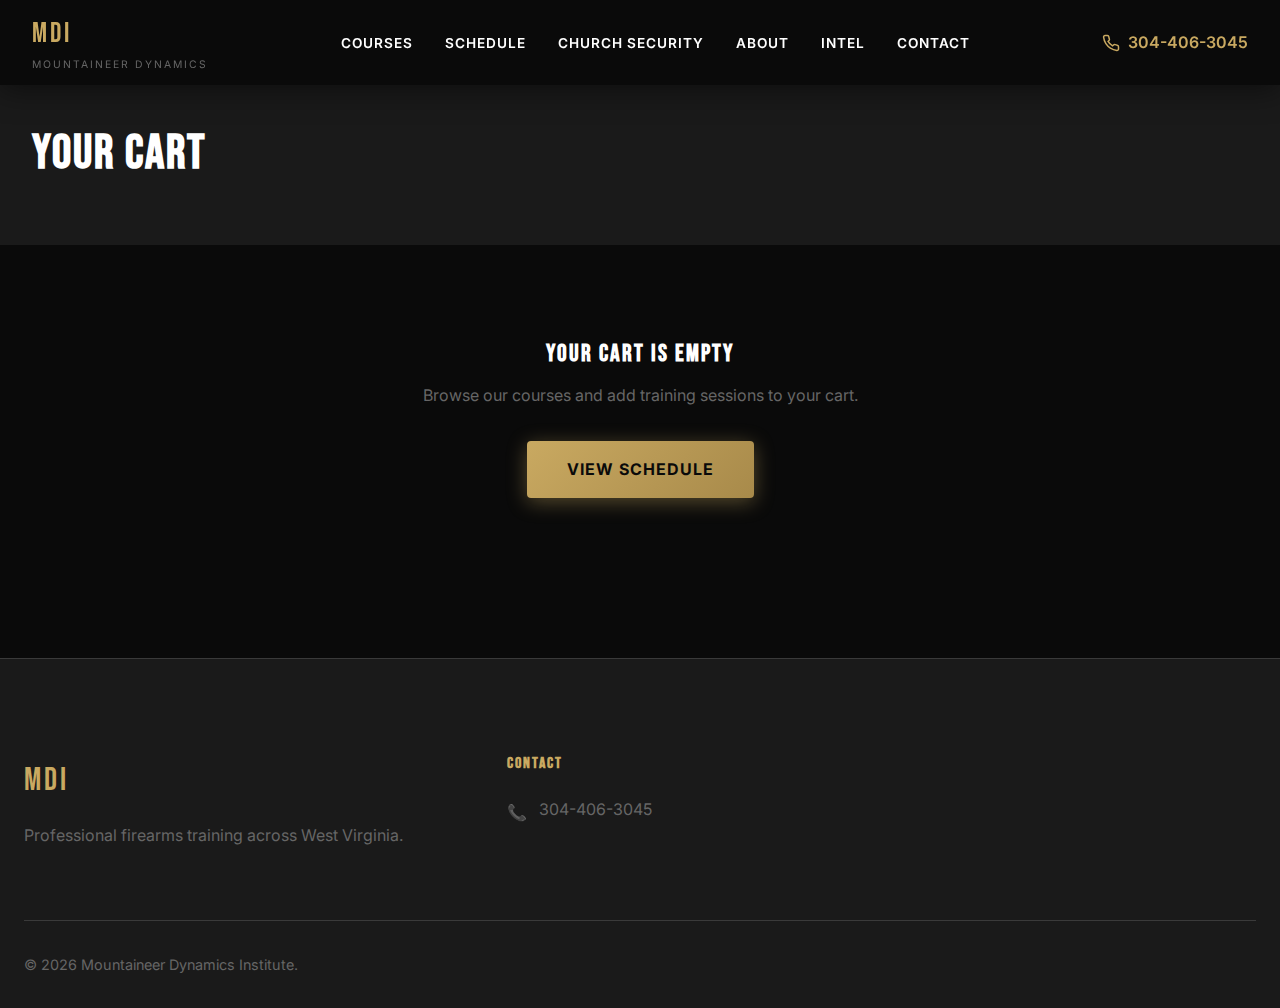
<file: pages/cart.html>
<!DOCTYPE html>
<html lang="en">
<head>
    <meta charset="UTF-8">
    <meta name="viewport" content="width=device-width, initial-scale=1.0">
    <title>Shopping Cart | Mountaineer Dynamics Institute</title>
    <link rel="preconnect" href="https://fonts.googleapis.com">
    <link rel="preconnect" href="https://fonts.gstatic.com" crossorigin>
    <link href="https://fonts.googleapis.com/css2?family=Bebas+Neue&family=Inter:wght@300;400;500;600;700&display=swap" rel="stylesheet">
    <link rel="stylesheet" href="../css/styles.css">
    <style>
        .cart-container {
            display: grid;
            grid-template-columns: 1fr 380px;
            gap: 2rem;
            align-items: start;
        }
        @media (max-width: 992px) {
            .cart-container {
                grid-template-columns: 1fr;
            }
        }
        .cart-items {
            background: var(--mdi-gray-dark);
            border-radius: var(--radius-md);
            padding: 1.5rem;
        }
        .cart-item {
            display: grid;
            grid-template-columns: 1fr auto auto;
            gap: 1.5rem;
            padding: 1.5rem 0;
            border-bottom: 1px solid var(--mdi-gray);
            align-items: center;
        }
        .cart-item:last-child {
            border-bottom: none;
        }
        .cart-item-info h3 {
            font-size: 1.1rem;
            margin-bottom: 0.5rem;
        }
        .cart-item-meta {
            color: var(--mdi-gray-light);
            font-size: 0.9rem;
        }
        .cart-item-price {
            font-family: var(--font-display);
            font-size: 1.5rem;
            color: var(--mdi-gold);
        }
        .cart-item-remove {
            color: var(--mdi-gray-light);
            font-size: 1.5rem;
            cursor: pointer;
            transition: color var(--transition-fast);
        }
        .cart-item-remove:hover {
            color: var(--danger);
        }
        .cart-summary {
            background: var(--mdi-gray-dark);
            border-radius: var(--radius-md);
            padding: 2rem;
            position: sticky;
            top: 100px;
        }
        .summary-title {
            font-size: 1.5rem;
            margin-bottom: 1.5rem;
            padding-bottom: 1rem;
            border-bottom: 1px solid var(--mdi-gray);
        }
        .summary-row {
            display: flex;
            justify-content: space-between;
            margin-bottom: 1rem;
            color: var(--mdi-gray-light);
        }
        .summary-row.total {
            font-size: 1.25rem;
            font-weight: 600;
            color: var(--mdi-white);
            padding-top: 1rem;
            border-top: 1px solid var(--mdi-gray);
            margin-top: 1rem;
        }
        .summary-row.total span:last-child {
            color: var(--mdi-gold);
            font-family: var(--font-display);
            font-size: 1.75rem;
        }
        .promo-input {
            display: flex;
            gap: 0.5rem;
            margin: 1.5rem 0;
        }
        .promo-input input {
            flex: 1;
            padding: 0.75rem;
            background: var(--mdi-charcoal);
            border: 2px solid var(--mdi-gray);
            border-radius: var(--radius-sm);
            color: var(--mdi-white);
        }
        .cart-empty {
            text-align: center;
            padding: 4rem 2rem;
        }
        .cart-empty h2 {
            margin-bottom: 1rem;
        }
        .cart-empty p {
            color: var(--mdi-gray-light);
            margin-bottom: 2rem;
        }
    </style>
</head>
<body>
    <!-- Navigation -->
    <nav class="navbar scrolled" id="navbar">
        <div class="navbar-container">
            <a href="../index.html" class="logo">
                <div>
                    <div class="logo-text">MDI</div>
                    <div class="logo-tagline">Mountaineer Dynamics</div>
                </div>
            </a>
            <ul class="nav-links">
                <li><a href="courses.html">Courses</a></li>
                <li><a href="schedule.html">Schedule</a></li>
                <li><a href="church-security.html">Church Security</a></li>
                <li><a href="about.html">About</a></li>
                <li><a href="intel.html">Intel</a></li>
                <li><a href="contact.html">Contact</a></li>
            </ul>
            <div class="nav-cta">
                <a href="tel:304-406-3045" class="nav-phone">
                    <svg width="18" height="18" viewBox="0 0 24 24" fill="none" stroke="currentColor" stroke-width="2">
                        <path d="M22 16.92v3a2 2 0 0 1-2.18 2 19.79 19.79 0 0 1-8.63-3.07 19.5 19.5 0 0 1-6-6 19.79 19.79 0 0 1-3.07-8.67A2 2 0 0 1 4.11 2h3a2 2 0 0 1 2 1.72 12.84 12.84 0 0 0 .7 2.81 2 2 0 0 1-.45 2.11L8.09 9.91a16 16 0 0 0 6 6l1.27-1.27a2 2 0 0 1 2.11-.45 12.84 12.84 0 0 0 2.81.7A2 2 0 0 1 22 16.92z"/>
                    </svg>
                    304-406-3045
                </a>
            </div>
            <button class="mobile-menu-btn" id="mobileMenuBtn"><span></span><span></span><span></span></button>
        </div>
    </nav>

    <!-- Page Header -->
    <section class="page-header" style="padding: 8rem 2rem 3rem; background: var(--mdi-charcoal);">
        <div class="container">
            <h1 class="section-title">Your Cart</h1>
        </div>
    </section>

    <!-- Cart Content -->
    <section class="section section-dark" style="padding-top: 2rem;">
        <div class="container">
            <div class="cart-container" id="cartContent">
                <!-- Cart will be populated by JavaScript -->
            </div>
        </div>
    </section>

    <!-- Footer -->
    <footer class="footer">
        <div class="footer-grid">
            <div class="footer-brand">
                <div class="logo-text">MDI</div>
                <p class="footer-desc">Professional firearms training across West Virginia.</p>
            </div>
            <div>
                <h4 class="footer-title">Contact</h4>
                <ul class="footer-contact">
                    <li><span class="footer-contact-icon">📞</span><a href="tel:304-406-3045">304-406-3045</a></li>
                </ul>
            </div>
        </div>
        <div class="footer-bottom">
            <p class="footer-copyright">&copy; 2026 Mountaineer Dynamics Institute.</p>
        </div>
    </footer>

    <script src="../js/main.js"></script>
    <script>
        function renderCart() {
            const container = document.getElementById('cartContent');
            const cart = JSON.parse(localStorage.getItem('mdi_cart') || '[]');
            
            if (cart.length === 0) {
                container.innerHTML = `
                    <div class="cart-empty" style="grid-column: 1 / -1;">
                        <h2>Your cart is empty</h2>
                        <p>Browse our courses and add training sessions to your cart.</p>
                        <a href="schedule.html" class="btn btn-primary btn-lg">View Schedule</a>
                    </div>
                `;
                return;
            }
            
            const subtotal = cart.reduce((sum, item) => sum + (item.price * item.quantity), 0);
            const tax = subtotal * 0.06; // 6% WV sales tax
            const total = subtotal + tax;
            
            let itemsHtml = cart.map(item => `
                <div class="cart-item">
                    <div class="cart-item-info">
                        <h3>${item.name}</h3>
                        <div class="cart-item-meta">
                            <div>📅 ${item.date}</div>
                            <div>📍 ${item.location}</div>
                        </div>
                    </div>
                    <div class="cart-item-price">$${item.price}</div>
                    <button class="cart-item-remove" onclick="removeFromCart('${item.id}', '${item.date}')">&times;</button>
                </div>
            `).join('');
            
            container.innerHTML = `
                <div class="cart-items">
                    <h2 style="margin-bottom: 1rem;">Course Registrations (${cart.length})</h2>
                    ${itemsHtml}
                    <div style="margin-top: 1.5rem;">
                        <a href="schedule.html" style="color: var(--mdi-gold);">← Continue Shopping</a>
                    </div>
                </div>
                
                <div class="cart-summary">
                    <h3 class="summary-title">Order Summary</h3>
                    
                    <div class="summary-row">
                        <span>Subtotal</span>
                        <span>$${subtotal.toFixed(2)}</span>
                    </div>
                    <div class="summary-row">
                        <span>WV Sales Tax (6%)</span>
                        <span>$${tax.toFixed(2)}</span>
                    </div>
                    
                    <div class="promo-input">
                        <input type="text" placeholder="Promo code">
                        <button class="btn btn-outline" style="padding: 0.75rem 1rem;">Apply</button>
                    </div>
                    
                    <div class="summary-row total">
                        <span>Total</span>
                        <span>$${total.toFixed(2)}</span>
                    </div>
                    
                    <a href="checkout.html" class="btn btn-primary btn-lg" style="width: 100%; margin-top: 1.5rem;">
                        Proceed to Checkout
                    </a>
                    
                    <p style="text-align: center; color: var(--mdi-gray-light); font-size: 0.8rem; margin-top: 1rem;">
                        🔒 Secure checkout powered by Authorize.Net
                    </p>
                </div>
            `;
        }
        
        function removeFromCart(id, date) {
            let cart = JSON.parse(localStorage.getItem('mdi_cart') || '[]');
            cart = cart.filter(item => !(item.id === id && item.date === date));
            localStorage.setItem('mdi_cart', JSON.stringify(cart));
            renderCart();
        }
        
        // Initial render
        renderCart();
    </script>
</body>
</html>
</file>
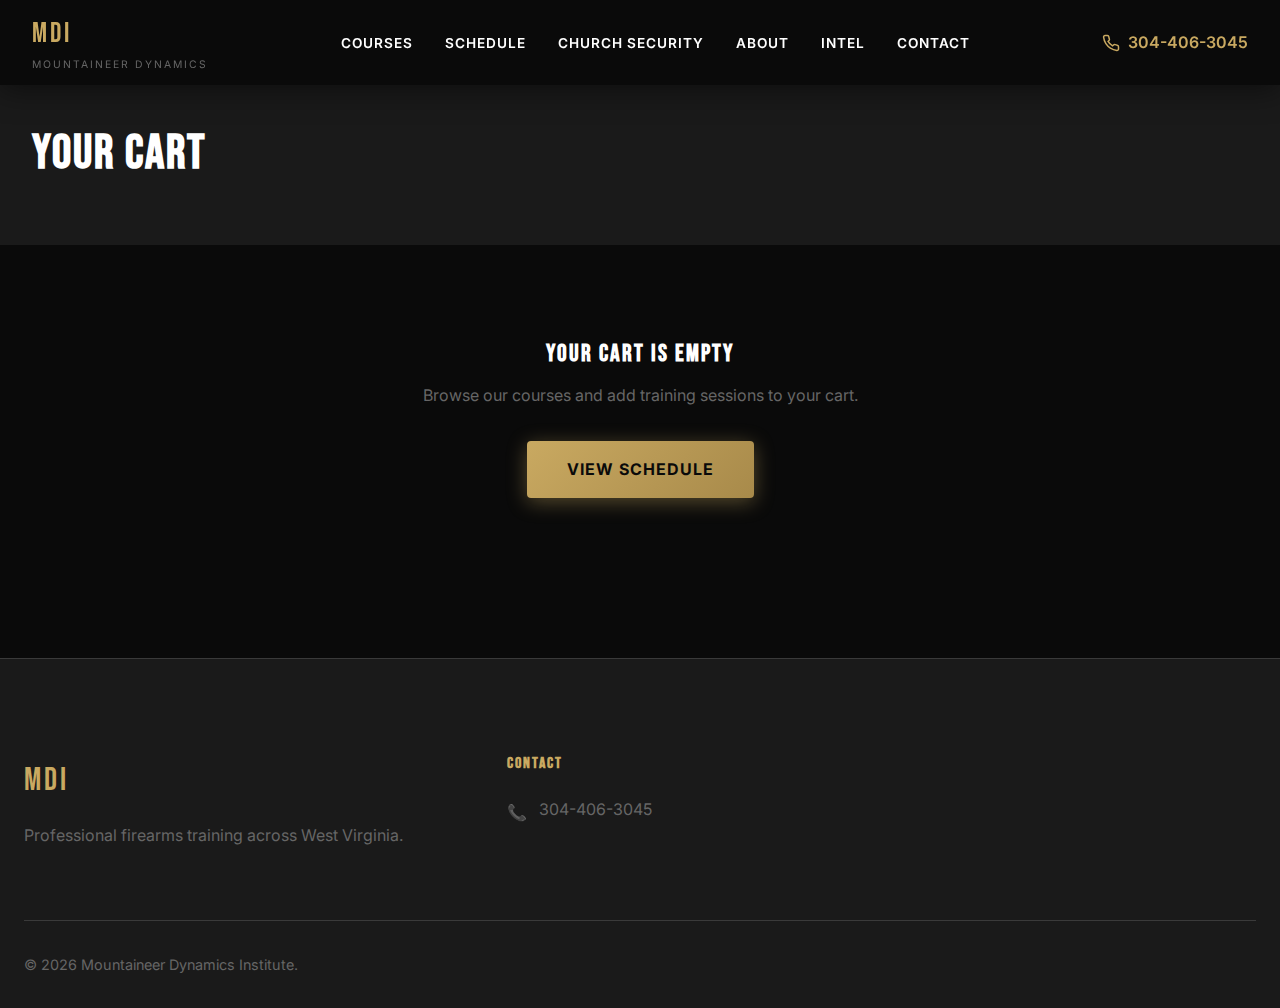
<file: pages/checkout.html>
<!DOCTYPE html>
<html lang="en">
<head>
    <meta charset="UTF-8">
    <meta name="viewport" content="width=device-width, initial-scale=1.0">
    <title>Checkout | Mountaineer Dynamics Institute</title>
    <link rel="preconnect" href="https://fonts.googleapis.com">
    <link rel="preconnect" href="https://fonts.gstatic.com" crossorigin>
    <link href="https://fonts.googleapis.com/css2?family=Bebas+Neue&family=Inter:wght@300;400;500;600;700&display=swap" rel="stylesheet">
    <link rel="stylesheet" href="../css/styles.css">
    <style>
        .checkout-container {
            display: grid;
            grid-template-columns: 1fr 400px;
            gap: 3rem;
            align-items: start;
        }
        @media (max-width: 992px) {
            .checkout-container {
                grid-template-columns: 1fr;
            }
        }
        .checkout-steps {
            display: flex;
            justify-content: space-between;
            margin-bottom: 2rem;
            padding: 1.5rem;
            background: var(--mdi-gray-dark);
            border-radius: var(--radius-md);
        }
        .checkout-step {
            display: flex;
            align-items: center;
            gap: 0.75rem;
            color: var(--mdi-gray-light);
        }
        .checkout-step.active {
            color: var(--mdi-gold);
        }
        .checkout-step.completed {
            color: var(--success);
        }
        .step-number {
            width: 32px;
            height: 32px;
            border-radius: 50%;
            background: var(--mdi-gray);
            display: flex;
            align-items: center;
            justify-content: center;
            font-weight: 600;
        }
        .checkout-step.active .step-number {
            background: var(--mdi-gold);
            color: var(--mdi-black);
        }
        .checkout-step.completed .step-number {
            background: var(--success);
            color: white;
        }
        .checkout-form {
            background: var(--mdi-gray-dark);
            border-radius: var(--radius-md);
            padding: 2rem;
        }
        .checkout-form h2 {
            font-size: 1.5rem;
            margin-bottom: 1.5rem;
            padding-bottom: 1rem;
            border-bottom: 1px solid var(--mdi-gray);
        }
        .form-row {
            display: grid;
            grid-template-columns: repeat(auto-fit, minmax(200px, 1fr));
            gap: 1rem;
        }
        .order-summary {
            background: var(--mdi-gray-dark);
            border-radius: var(--radius-md);
            padding: 2rem;
            position: sticky;
            top: 100px;
        }
        .order-item {
            display: flex;
            justify-content: space-between;
            padding: 1rem 0;
            border-bottom: 1px solid var(--mdi-gray);
        }
        .order-item:last-of-type {
            border-bottom: none;
        }
        .order-item-name {
            font-weight: 500;
        }
        .order-item-meta {
            font-size: 0.85rem;
            color: var(--mdi-gray-light);
        }
        .waiver-box {
            max-height: 200px;
            overflow-y: auto;
            padding: 1rem;
            background: var(--mdi-charcoal);
            border-radius: var(--radius-sm);
            font-size: 0.85rem;
            color: var(--mdi-gray-light);
            line-height: 1.7;
            margin-bottom: 1rem;
        }
        .signature-pad {
            border: 2px dashed var(--mdi-gray);
            border-radius: var(--radius-sm);
            background: var(--mdi-charcoal);
            height: 150px;
            display: flex;
            align-items: center;
            justify-content: center;
            color: var(--mdi-gray-light);
            margin-bottom: 1rem;
            cursor: crosshair;
        }
        .id-upload {
            border: 2px dashed var(--mdi-gray);
            border-radius: var(--radius-md);
            padding: 2rem;
            text-align: center;
            cursor: pointer;
            transition: all var(--transition-base);
        }
        .id-upload:hover {
            border-color: var(--mdi-gold);
            background: rgba(201, 169, 97, 0.05);
        }
        .payment-methods {
            display: flex;
            gap: 1rem;
            margin-bottom: 1.5rem;
        }
        .payment-method {
            flex: 1;
            padding: 1rem;
            border: 2px solid var(--mdi-gray);
            border-radius: var(--radius-sm);
            cursor: pointer;
            text-align: center;
            transition: all var(--transition-base);
        }
        .payment-method.active {
            border-color: var(--mdi-gold);
            background: rgba(201, 169, 97, 0.1);
        }
        .card-icons {
            display: flex;
            gap: 0.5rem;
            justify-content: center;
            margin-top: 0.5rem;
            font-size: 1.5rem;
        }
        .step-content {
            display: none;
        }
        .step-content.active {
            display: block;
        }
        .security-badge {
            display: flex;
            align-items: center;
            gap: 0.5rem;
            justify-content: center;
            padding: 1rem;
            background: rgba(40, 167, 69, 0.1);
            border-radius: var(--radius-sm);
            color: var(--success);
            font-size: 0.9rem;
            margin-top: 1rem;
        }
    </style>
</head>
<body>
    <!-- Navigation -->
    <nav class="navbar scrolled" id="navbar">
        <div class="navbar-container">
            <a href="../index.html" class="logo">
                <div>
                    <div class="logo-text">MDI</div>
                    <div class="logo-tagline">Mountaineer Dynamics</div>
                </div>
            </a>
            <div class="nav-cta">
                <a href="tel:304-406-3045" class="nav-phone">
                    Need help? 304-406-3045
                </a>
            </div>
        </div>
    </nav>

    <!-- Checkout Content -->
    <section class="section section-dark" style="padding-top: 7rem;">
        <div class="container">
            <!-- Progress Steps -->
            <div class="checkout-steps">
                <div class="checkout-step active" data-step="1">
                    <span class="step-number">1</span>
                    <span>Information</span>
                </div>
                <div class="checkout-step" data-step="2">
                    <span class="step-number">2</span>
                    <span>ID Verification</span>
                </div>
                <div class="checkout-step" data-step="3">
                    <span class="step-number">3</span>
                    <span>Waiver</span>
                </div>
                <div class="checkout-step" data-step="4">
                    <span class="step-number">4</span>
                    <span>Payment</span>
                </div>
            </div>

            <div class="checkout-container">
                <div class="checkout-main">
                    <!-- Step 1: Customer Information -->
                    <div class="checkout-form step-content active" data-step="1">
                        <h2>Contact Information</h2>
                        <form id="infoForm">
                            <div class="form-row">
                                <div class="form-group">
                                    <label class="form-label">First Name *</label>
                                    <input type="text" class="form-input" name="firstName" required>
                                </div>
                                <div class="form-group">
                                    <label class="form-label">Last Name *</label>
                                    <input type="text" class="form-input" name="lastName" required>
                                </div>
                            </div>
                            <div class="form-group">
                                <label class="form-label">Email Address *</label>
                                <input type="email" class="form-input" name="email" required>
                            </div>
                            <div class="form-group">
                                <label class="form-label">Phone Number *</label>
                                <input type="tel" class="form-input" name="phone" required>
                            </div>
                            <div class="form-group">
                                <label class="form-label">Date of Birth *</label>
                                <input type="date" class="form-input" name="dob" required>
                                <small style="color: var(--mdi-gray-light);">Must be 18+ for handgun, 21+ for some courses</small>
                            </div>
                            
                            <h3 style="margin: 2rem 0 1rem;">Billing Address</h3>
                            <div class="form-group">
                                <label class="form-label">Street Address *</label>
                                <input type="text" class="form-input" name="address" required>
                            </div>
                            <div class="form-row">
                                <div class="form-group">
                                    <label class="form-label">City *</label>
                                    <input type="text" class="form-input" name="city" required>
                                </div>
                                <div class="form-group">
                                    <label class="form-label">State *</label>
                                    <select class="form-select" name="state" required>
                                        <option value="WV">West Virginia</option>
                                        <option value="OH">Ohio</option>
                                        <option value="PA">Pennsylvania</option>
                                        <option value="MD">Maryland</option>
                                        <option value="VA">Virginia</option>
                                        <option value="KY">Kentucky</option>
                                    </select>
                                </div>
                                <div class="form-group">
                                    <label class="form-label">ZIP Code *</label>
                                    <input type="text" class="form-input" name="zip" required pattern="[0-9]{5}">
                                </div>
                            </div>
                            
                            <button type="submit" class="btn btn-primary btn-lg" style="width: 100%; margin-top: 1rem;">
                                Continue to Verification →
                            </button>
                        </form>
                    </div>

                    <!-- Step 2: ID Verification -->
                    <div class="checkout-form step-content" data-step="2">
                        <h2>ID Verification</h2>
                        <p style="color: var(--mdi-gray-light); margin-bottom: 1.5rem;">
                            West Virginia law requires age verification for firearms training. Please upload a 
                            clear photo of your government-issued ID.
                        </p>
                        
                        <div class="id-upload" id="idUpload">
                            <input type="file" id="idFile" accept="image/*,.pdf" style="display: none;">
                            <div>
                                <div style="font-size: 3rem; margin-bottom: 1rem;">📄</div>
                                <p>Click to upload or drag and drop</p>
                                <p style="color: var(--mdi-gray-light); font-size: 0.85rem;">Driver's License, State ID, or Passport</p>
                                <p style="color: var(--mdi-gray-light); font-size: 0.85rem;">JPG, PNG, or PDF up to 5MB</p>
                            </div>
                        </div>
                        
                        <div id="uploadPreview" style="display: none; margin-bottom: 1.5rem;">
                            <p style="color: var(--success);">✓ ID Uploaded Successfully</p>
                        </div>
                        
                        <p style="color: var(--mdi-gray-light); font-size: 0.85rem; margin-bottom: 1.5rem;">
                            🔒 Your ID is encrypted and stored securely. It will only be used for age verification 
                            and will be deleted 30 days after your course.
                        </p>
                        
                        <div style="display: flex; gap: 1rem;">
                            <button type="button" class="btn btn-outline" onclick="goToStep(1)">← Back</button>
                            <button type="button" class="btn btn-primary btn-lg" style="flex: 1;" onclick="goToStep(3)">
                                Continue to Waiver →
                            </button>
                        </div>
                    </div>

                    <!-- Step 3: Digital Waiver -->
                    <div class="checkout-form step-content" data-step="3">
                        <h2>Liability Waiver</h2>
                        <p style="color: var(--mdi-gray-light); margin-bottom: 1rem;">
                            Please read and sign the liability waiver below.
                        </p>
                        
                        <div class="waiver-box">
                            <h4>RELEASE AND WAIVER OF LIABILITY</h4>
                            <p>
                                In consideration of being permitted to participate in firearms training activities 
                                conducted by Mountaineer Dynamics Institute ("MDI"), I hereby agree to the following:
                            </p>
                            <p>
                                <strong>1. ASSUMPTION OF RISK:</strong> I understand that firearms training involves 
                                inherent risks, including but not limited to: injury from discharged firearms, hearing 
                                damage, eye injuries, and other physical harm. I voluntarily assume all such risks.
                            </p>
                            <p>
                                <strong>2. RELEASE:</strong> I hereby release, discharge, and hold harmless MDI, its 
                                officers, directors, employees, agents, and instructors from any and all claims, 
                                demands, or causes of action arising from my participation in training activities.
                            </p>
                            <p>
                                <strong>3. MEDICAL CONDITION:</strong> I certify that I am in good physical health and 
                                have no medical conditions that would prevent safe participation in firearms training.
                            </p>
                            <p>
                                <strong>4. COMPLIANCE:</strong> I agree to follow all safety rules and instructor 
                                directions at all times. I understand that failure to comply may result in immediate 
                                dismissal from the course without refund.
                            </p>
                            <p>
                                <strong>5. LEGAL STATUS:</strong> I certify that I am not prohibited by federal, state, 
                                or local law from possessing firearms or ammunition.
                            </p>
                            <p>
                                This release shall be binding upon my heirs, executors, administrators, and assigns.
                            </p>
                        </div>
                        
                        <label class="form-label">Sign Below *</label>
                        <div class="signature-pad" id="signaturePad">
                            Click and drag to sign
                        </div>
                        <button type="button" class="btn btn-outline" style="margin-bottom: 1.5rem;" onclick="clearSignature()">
                            Clear Signature
                        </button>
                        
                        <div class="form-group">
                            <label style="display: flex; align-items: flex-start; gap: 0.75rem; cursor: pointer;">
                                <input type="checkbox" id="waiverAgree" required style="margin-top: 0.25rem;">
                                <span style="color: var(--mdi-gray-light);">
                                    I have read, understand, and agree to the terms of this liability waiver. 
                                    I am 18 years of age or older.
                                </span>
                            </label>
                        </div>
                        
                        <div style="display: flex; gap: 1rem;">
                            <button type="button" class="btn btn-outline" onclick="goToStep(2)">← Back</button>
                            <button type="button" class="btn btn-primary btn-lg" style="flex: 1;" onclick="submitWaiver()">
                                Continue to Payment →
                            </button>
                        </div>
                    </div>

                    <!-- Step 4: Payment -->
                    <div class="checkout-form step-content" data-step="4">
                        <h2>Payment Information</h2>
                        
                        <div class="payment-methods">
                            <div class="payment-method active" data-method="card">
                                <div>💳 Credit Card</div>
                                <div class="card-icons">
                                    <span>Visa</span>
                                    <span>MC</span>
                                    <span>Amex</span>
                                </div>
                            </div>
                            <div class="payment-method" data-method="crypto">
                                <div>₿ Crypto</div>
                                <div style="color: var(--mdi-gray-light); font-size: 0.8rem;">BTC/ETH</div>
                            </div>
                        </div>
                        
                        <div id="cardPayment">
                            <div class="form-group">
                                <label class="form-label">Cardholder Name *</label>
                                <input type="text" class="form-input" name="cardName" placeholder="Name as it appears on card">
                            </div>
                            <div class="form-group">
                                <label class="form-label">Card Number *</label>
                                <input type="text" class="form-input" name="cardNumber" placeholder="1234 5678 9012 3456" maxlength="19">
                            </div>
                            <div class="form-row">
                                <div class="form-group">
                                    <label class="form-label">Expiration *</label>
                                    <input type="text" class="form-input" name="cardExp" placeholder="MM/YY" maxlength="5">
                                </div>
                                <div class="form-group">
                                    <label class="form-label">CVV *</label>
                                    <input type="text" class="form-input" name="cardCvv" placeholder="123" maxlength="4">
                                </div>
                            </div>
                        </div>
                        
                        <div id="cryptoPayment" style="display: none; text-align: center; padding: 2rem;">
                            <p style="color: var(--mdi-gray-light); margin-bottom: 1rem;">
                                After clicking "Complete Order", you'll be redirected to Coinbase Commerce to complete your payment.
                            </p>
                        </div>
                        
                        <div class="form-group" style="margin-top: 1.5rem;">
                            <label style="display: flex; align-items: flex-start; gap: 0.75rem; cursor: pointer;">
                                <input type="checkbox" required style="margin-top: 0.25rem;">
                                <span style="color: var(--mdi-gray-light);">
                                    I agree to the <a href="legal/terms.html" style="color: var(--mdi-gold);">Terms of Service</a> 
                                    and <a href="legal/refunds.html" style="color: var(--mdi-gold);">Refund Policy</a>.
                                </span>
                            </label>
                        </div>
                        
                        <div style="display: flex; gap: 1rem;">
                            <button type="button" class="btn btn-outline" onclick="goToStep(3)">← Back</button>
                            <button type="button" class="btn btn-primary btn-lg" style="flex: 1;" onclick="processPayment()">
                                Complete Order →
                            </button>
                        </div>
                        
                        <div class="security-badge">
                            🔒 256-bit SSL Encrypted | PCI DSS Compliant
                        </div>
                    </div>
                </div>

                <!-- Order Summary Sidebar -->
                <div class="order-summary">
                    <h3 style="font-size: 1.25rem; margin-bottom: 1.5rem;">Order Summary</h3>
                    
                    <div id="orderItems">
                        <!-- Populated by JS -->
                    </div>
                    
                    <div style="border-top: 1px solid var(--mdi-gray); padding-top: 1rem; margin-top: 1rem;">
                        <div class="summary-row">
                            <span>Subtotal</span>
                            <span id="subtotal">$0.00</span>
                        </div>
                        <div class="summary-row">
                            <span>Tax (6%)</span>
                            <span id="tax">$0.00</span>
                        </div>
                        <div class="summary-row total" style="margin-top: 1rem; padding-top: 1rem; border-top: 1px solid var(--mdi-gray);">
                            <span>Total</span>
                            <span id="total" style="color: var(--mdi-gold); font-family: var(--font-display); font-size: 1.5rem;">$0.00</span>
                        </div>
                    </div>
                    
                    <div style="margin-top: 1.5rem; padding: 1rem; background: var(--mdi-charcoal); border-radius: var(--radius-sm);">
                        <p style="font-size: 0.85rem; color: var(--mdi-gray-light);">
                            ✓ Free rescheduling up to 7 days before<br>
                            ✓ Immediate email confirmation<br>
                            ✓ Calendar invite included
                        </p>
                    </div>
                </div>
            </div>
        </div>
    </section>

    <script src="../js/main.js"></script>
    <script>
        let currentStep = 1;
        
        function goToStep(step) {
            // Update step indicators
            document.querySelectorAll('.checkout-step').forEach((el, i) => {
                el.classList.remove('active', 'completed');
                if (i + 1 < step) el.classList.add('completed');
                if (i + 1 === step) el.classList.add('active');
            });
            
            // Show/hide content
            document.querySelectorAll('.step-content').forEach(el => {
                el.classList.remove('active');
                if (parseInt(el.dataset.step) === step) el.classList.add('active');
            });
            
            currentStep = step;
            window.scrollTo({ top: 0, behavior: 'smooth' });
        }
        
        // Step 1 form submission
        document.getElementById('infoForm')?.addEventListener('submit', function(e) {
            e.preventDefault();
            goToStep(2);
        });
        
        // ID Upload
        document.getElementById('idUpload')?.addEventListener('click', function() {
            document.getElementById('idFile').click();
        });
        
        document.getElementById('idFile')?.addEventListener('change', function(e) {
            if (e.target.files.length > 0) {
                document.getElementById('uploadPreview').style.display = 'block';
                document.getElementById('idUpload').style.display = 'none';
            }
        });
        
        // Signature pad (simplified)
        let hasSignature = false;
        document.getElementById('signaturePad')?.addEventListener('click', function() {
            this.innerHTML = '<div style="font-family: cursive; font-size: 2rem; color: var(--mdi-gold);">John Doe</div>';
            hasSignature = true;
        });
        
        function clearSignature() {
            document.getElementById('signaturePad').innerHTML = 'Click and drag to sign';
            hasSignature = false;
        }
        
        function submitWaiver() {
            const agreed = document.getElementById('waiverAgree').checked;
            if (!agreed) {
                alert('Please agree to the waiver terms.');
                return;
            }
            if (!hasSignature) {
                alert('Please sign the waiver.');
                return;
            }
            goToStep(4);
        }
        
        // Payment method toggle
        document.querySelectorAll('.payment-method').forEach(el => {
            el.addEventListener('click', function() {
                document.querySelectorAll('.payment-method').forEach(m => m.classList.remove('active'));
                this.classList.add('active');
                
                const method = this.dataset.method;
                document.getElementById('cardPayment').style.display = method === 'card' ? 'block' : 'none';
                document.getElementById('cryptoPayment').style.display = method === 'crypto' ? 'block' : 'none';
            });
        });
        
        function processPayment() {
            // In production, this would submit to payment processor
            alert('Order placed successfully! You will receive a confirmation email shortly.');
            localStorage.removeItem('mdi_cart');
            window.location.href = 'confirmation.html';
        }
        
        // Load order summary
        function loadOrderSummary() {
            const cart = JSON.parse(localStorage.getItem('mdi_cart') || '[]');
            const container = document.getElementById('orderItems');
            
            if (cart.length === 0) {
                window.location.href = 'cart.html';
                return;
            }
            
            container.innerHTML = cart.map(item => `
                <div class="order-item">
                    <div>
                        <div class="order-item-name">${item.name}</div>
                        <div class="order-item-meta">${item.date} • ${item.location}</div>
                    </div>
                    <div>$${item.price}</div>
                </div>
            `).join('');
            
            const subtotal = cart.reduce((sum, item) => sum + item.price, 0);
            const tax = subtotal * 0.06;
            const total = subtotal + tax;
            
            document.getElementById('subtotal').textContent = `$${subtotal.toFixed(2)}`;
            document.getElementById('tax').textContent = `$${tax.toFixed(2)}`;
            document.getElementById('total').textContent = `$${total.toFixed(2)}`;
        }
        
        loadOrderSummary();
    </script>
</body>
</html>
</file>
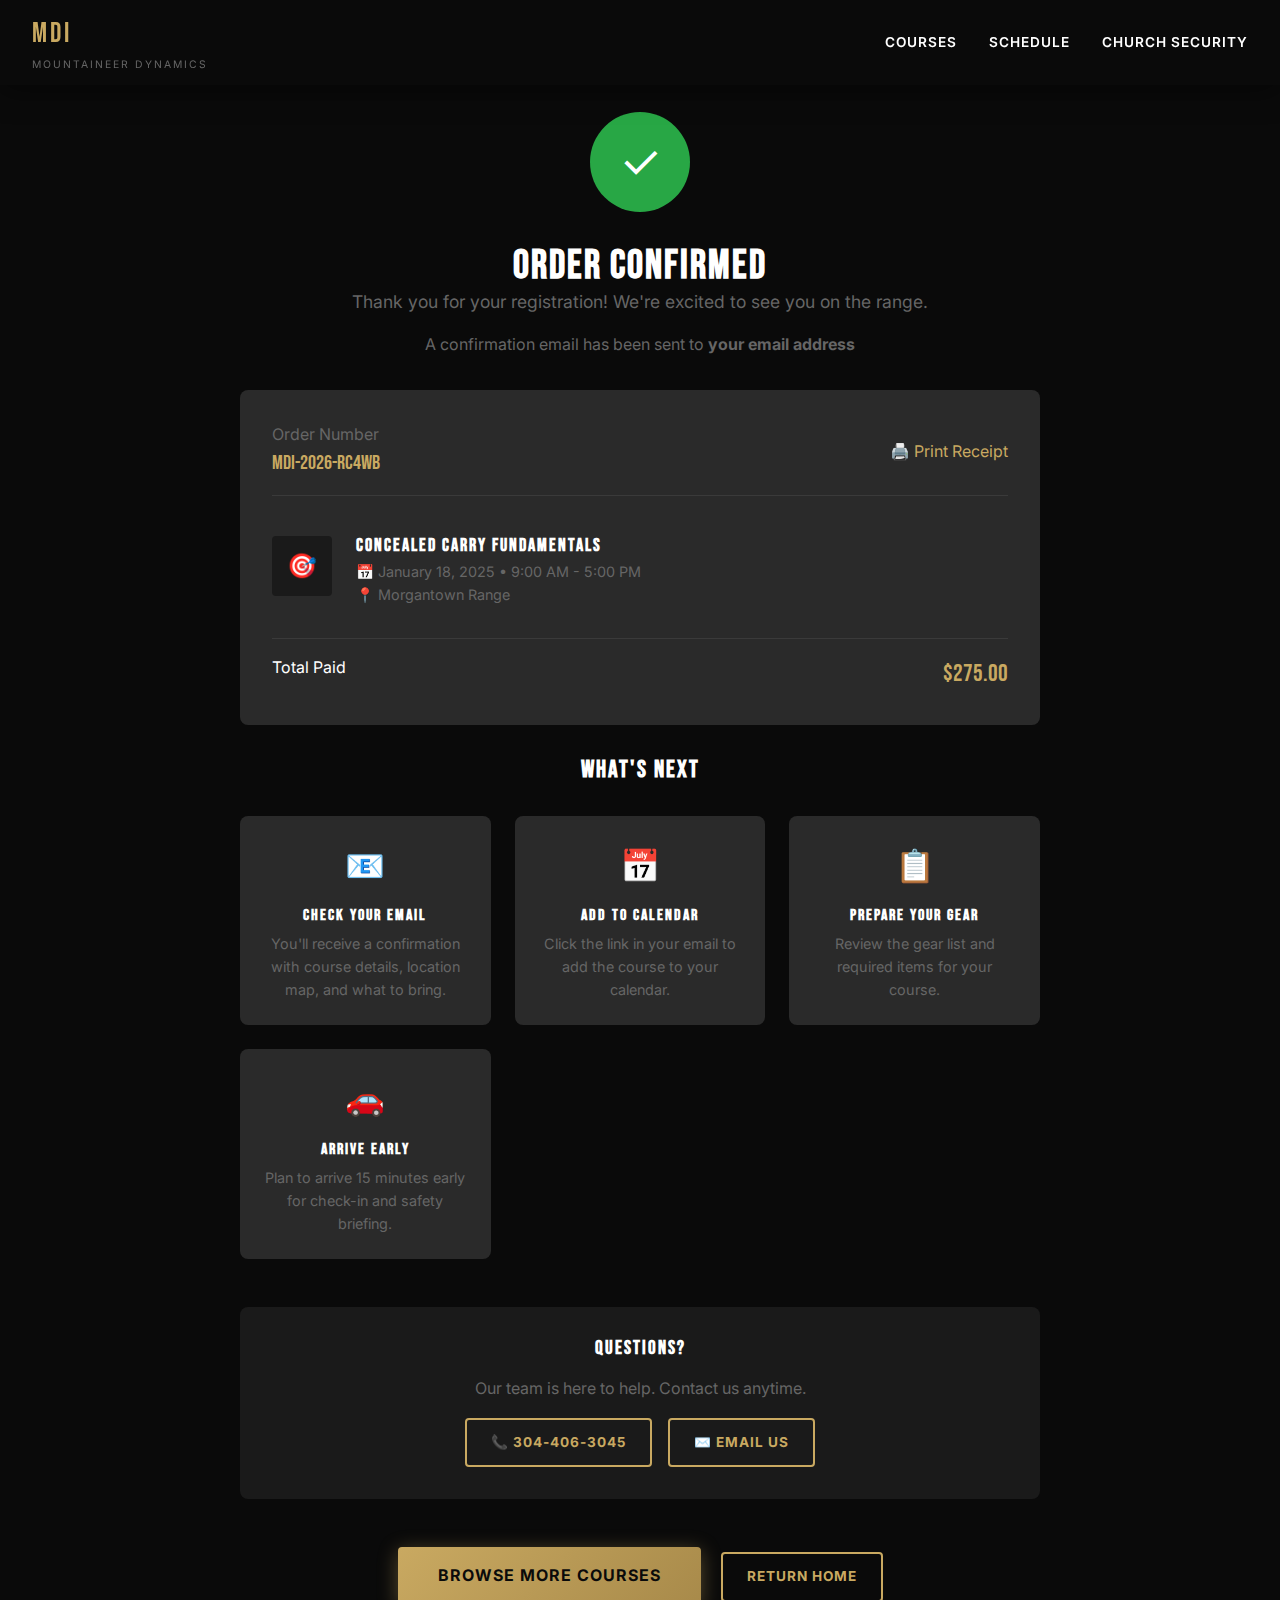
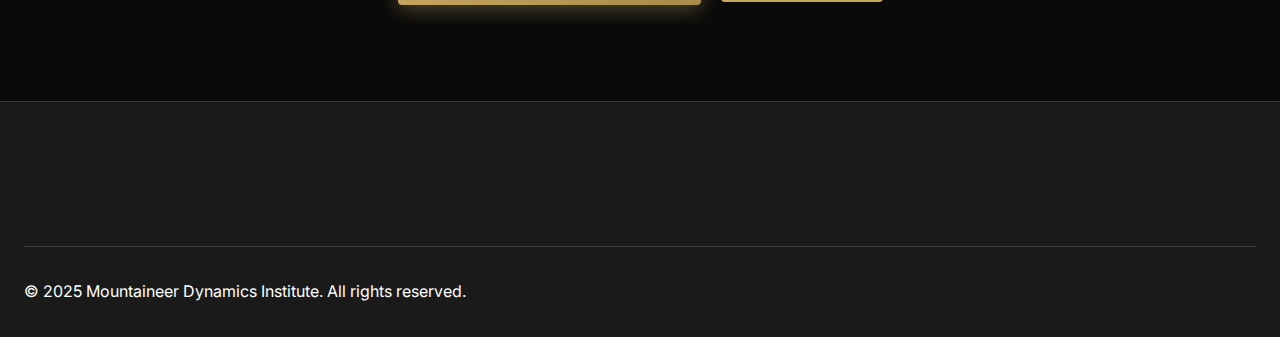
<file: pages/confirmation.html>
<!DOCTYPE html>
<html lang="en">
<head>
    <meta charset="UTF-8">
    <meta name="viewport" content="width=device-width, initial-scale=1.0">
    <title>Order Confirmed | Mountaineer Dynamics Institute</title>
    <link rel="preconnect" href="https://fonts.googleapis.com">
    <link rel="preconnect" href="https://fonts.gstatic.com" crossorigin>
    <link href="https://fonts.googleapis.com/css2?family=Bebas+Neue&family=Inter:wght@300;400;500;600;700&display=swap" rel="stylesheet">
    <link rel="stylesheet" href="../css/styles.css">
    <style>
        .confirmation-container {
            max-width: 800px;
            margin: 0 auto;
            text-align: center;
        }
        .success-icon {
            width: 100px;
            height: 100px;
            background: var(--success);
            border-radius: 50%;
            display: flex;
            align-items: center;
            justify-content: center;
            margin: 0 auto 2rem;
            font-size: 3rem;
            animation: scaleIn 0.5s ease-out;
        }
        @keyframes scaleIn {
            from { transform: scale(0); opacity: 0; }
            to { transform: scale(1); opacity: 1; }
        }
        .confirmation-card {
            background: var(--mdi-gray-dark);
            border-radius: var(--radius-md);
            padding: 2rem;
            margin: 2rem 0;
            text-align: left;
        }
        .confirmation-header {
            display: flex;
            justify-content: space-between;
            align-items: center;
            padding-bottom: 1rem;
            border-bottom: 1px solid var(--mdi-gray);
            margin-bottom: 1.5rem;
        }
        .order-number {
            font-family: var(--font-display);
            font-size: 1.25rem;
            color: var(--mdi-gold);
        }
        .course-item {
            display: flex;
            gap: 1.5rem;
            padding: 1rem 0;
            border-bottom: 1px solid var(--mdi-gray);
        }
        .course-item:last-of-type {
            border-bottom: none;
        }
        .course-icon {
            width: 60px;
            height: 60px;
            background: var(--mdi-charcoal);
            border-radius: var(--radius-sm);
            display: flex;
            align-items: center;
            justify-content: center;
            font-size: 1.5rem;
        }
        .course-details h4 {
            font-size: 1.1rem;
            margin-bottom: 0.25rem;
        }
        .course-meta {
            color: var(--mdi-gray-light);
            font-size: 0.9rem;
        }
        .next-steps {
            display: grid;
            grid-template-columns: repeat(auto-fit, minmax(200px, 1fr));
            gap: 1.5rem;
            margin-top: 2rem;
        }
        .step-card {
            background: var(--mdi-gray-dark);
            padding: 1.5rem;
            border-radius: var(--radius-md);
            text-align: center;
        }
        .step-card-icon {
            font-size: 2rem;
            margin-bottom: 1rem;
        }
        .step-card h4 {
            margin-bottom: 0.5rem;
        }
        .step-card p {
            color: var(--mdi-gray-light);
            font-size: 0.9rem;
        }
        .print-btn {
            display: inline-flex;
            align-items: center;
            gap: 0.5rem;
            color: var(--mdi-gold);
            cursor: pointer;
            background: none;
            border: none;
            font-size: 1rem;
        }
        .print-btn:hover {
            text-decoration: underline;
        }
    </style>
</head>
<body>
    <!-- Navigation -->
    <nav class="navbar scrolled" id="navbar">
        <div class="navbar-container">
            <a href="../index.html" class="logo">
                <div>
                    <div class="logo-text">MDI</div>
                    <div class="logo-tagline">Mountaineer Dynamics</div>
                </div>
            </a>
            <div class="nav-links" id="navLinks">
                <a href="courses.html" class="nav-link">Courses</a>
                <a href="schedule.html" class="nav-link">Schedule</a>
                <a href="church-security.html" class="nav-link">Church Security</a>
            </div>
        </div>
    </nav>

    <!-- Confirmation Content -->
    <section class="section section-dark" style="padding-top: 7rem;">
        <div class="container">
            <div class="confirmation-container">
                <div class="success-icon">✓</div>
                
                <h1 style="font-family: var(--font-display); font-size: 2.5rem;">ORDER CONFIRMED</h1>
                <p style="color: var(--mdi-gray-light); font-size: 1.1rem; margin-bottom: 1rem;">
                    Thank you for your registration! We're excited to see you on the range.
                </p>
                <p style="color: var(--mdi-gray-light);">
                    A confirmation email has been sent to <strong id="customerEmail">your email address</strong>
                </p>
                
                <div class="confirmation-card">
                    <div class="confirmation-header">
                        <div>
                            <span style="color: var(--mdi-gray-light);">Order Number</span>
                            <div class="order-number" id="orderNumber">MDI-2024-12345</div>
                        </div>
                        <button class="print-btn" onclick="window.print()">
                            🖨️ Print Receipt
                        </button>
                    </div>
                    
                    <div id="courseList">
                        <div class="course-item">
                            <div class="course-icon">🎯</div>
                            <div class="course-details">
                                <h4>Concealed Carry Fundamentals</h4>
                                <div class="course-meta">
                                    📅 January 18, 2025 • 9:00 AM - 5:00 PM<br>
                                    📍 Morgantown Range
                                </div>
                            </div>
                        </div>
                    </div>
                    
                    <div style="display: flex; justify-content: space-between; padding-top: 1rem; margin-top: 1rem; border-top: 1px solid var(--mdi-gray);">
                        <span>Total Paid</span>
                        <span style="color: var(--mdi-gold); font-family: var(--font-display); font-size: 1.5rem;" id="totalPaid">$275.00</span>
                    </div>
                </div>
                
                <h2 style="font-family: var(--font-display); font-size: 1.5rem; margin-bottom: 1rem;">WHAT'S NEXT</h2>
                
                <div class="next-steps">
                    <div class="step-card">
                        <div class="step-card-icon">📧</div>
                        <h4>Check Your Email</h4>
                        <p>You'll receive a confirmation with course details, location map, and what to bring.</p>
                    </div>
                    <div class="step-card">
                        <div class="step-card-icon">📅</div>
                        <h4>Add to Calendar</h4>
                        <p>Click the link in your email to add the course to your calendar.</p>
                    </div>
                    <div class="step-card">
                        <div class="step-card-icon">📋</div>
                        <h4>Prepare Your Gear</h4>
                        <p>Review the gear list and required items for your course.</p>
                    </div>
                    <div class="step-card">
                        <div class="step-card-icon">🚗</div>
                        <h4>Arrive Early</h4>
                        <p>Plan to arrive 15 minutes early for check-in and safety briefing.</p>
                    </div>
                </div>
                
                <div style="margin-top: 3rem; padding: 2rem; background: var(--mdi-charcoal); border-radius: var(--radius-md);">
                    <h3 style="margin-bottom: 1rem;">Questions?</h3>
                    <p style="color: var(--mdi-gray-light); margin-bottom: 1rem;">
                        Our team is here to help. Contact us anytime.
                    </p>
                    <div style="display: flex; gap: 1rem; justify-content: center; flex-wrap: wrap;">
                        <a href="tel:304-406-3045" class="btn btn-outline">📞 304-406-3045</a>
                        <a href="mailto:train@mountaineerdynamics.com" class="btn btn-outline">✉️ Email Us</a>
                    </div>
                </div>
                
                <div style="margin-top: 3rem;">
                    <a href="courses.html" class="btn btn-primary btn-lg">Browse More Courses</a>
                    <a href="../index.html" class="btn btn-outline" style="margin-left: 1rem;">Return Home</a>
                </div>
            </div>
        </div>
    </section>

    <!-- Footer -->
    <footer class="footer">
        <div class="container">
            <div class="footer-bottom">
                <p>&copy; 2025 Mountaineer Dynamics Institute. All rights reserved.</p>
            </div>
        </div>
    </footer>

    <script>
        // Generate random order number
        const orderNum = 'MDI-' + new Date().getFullYear() + '-' + Math.random().toString(36).substr(2, 5).toUpperCase();
        document.getElementById('orderNumber').textContent = orderNum;
    </script>
</body>
</html>
</file>
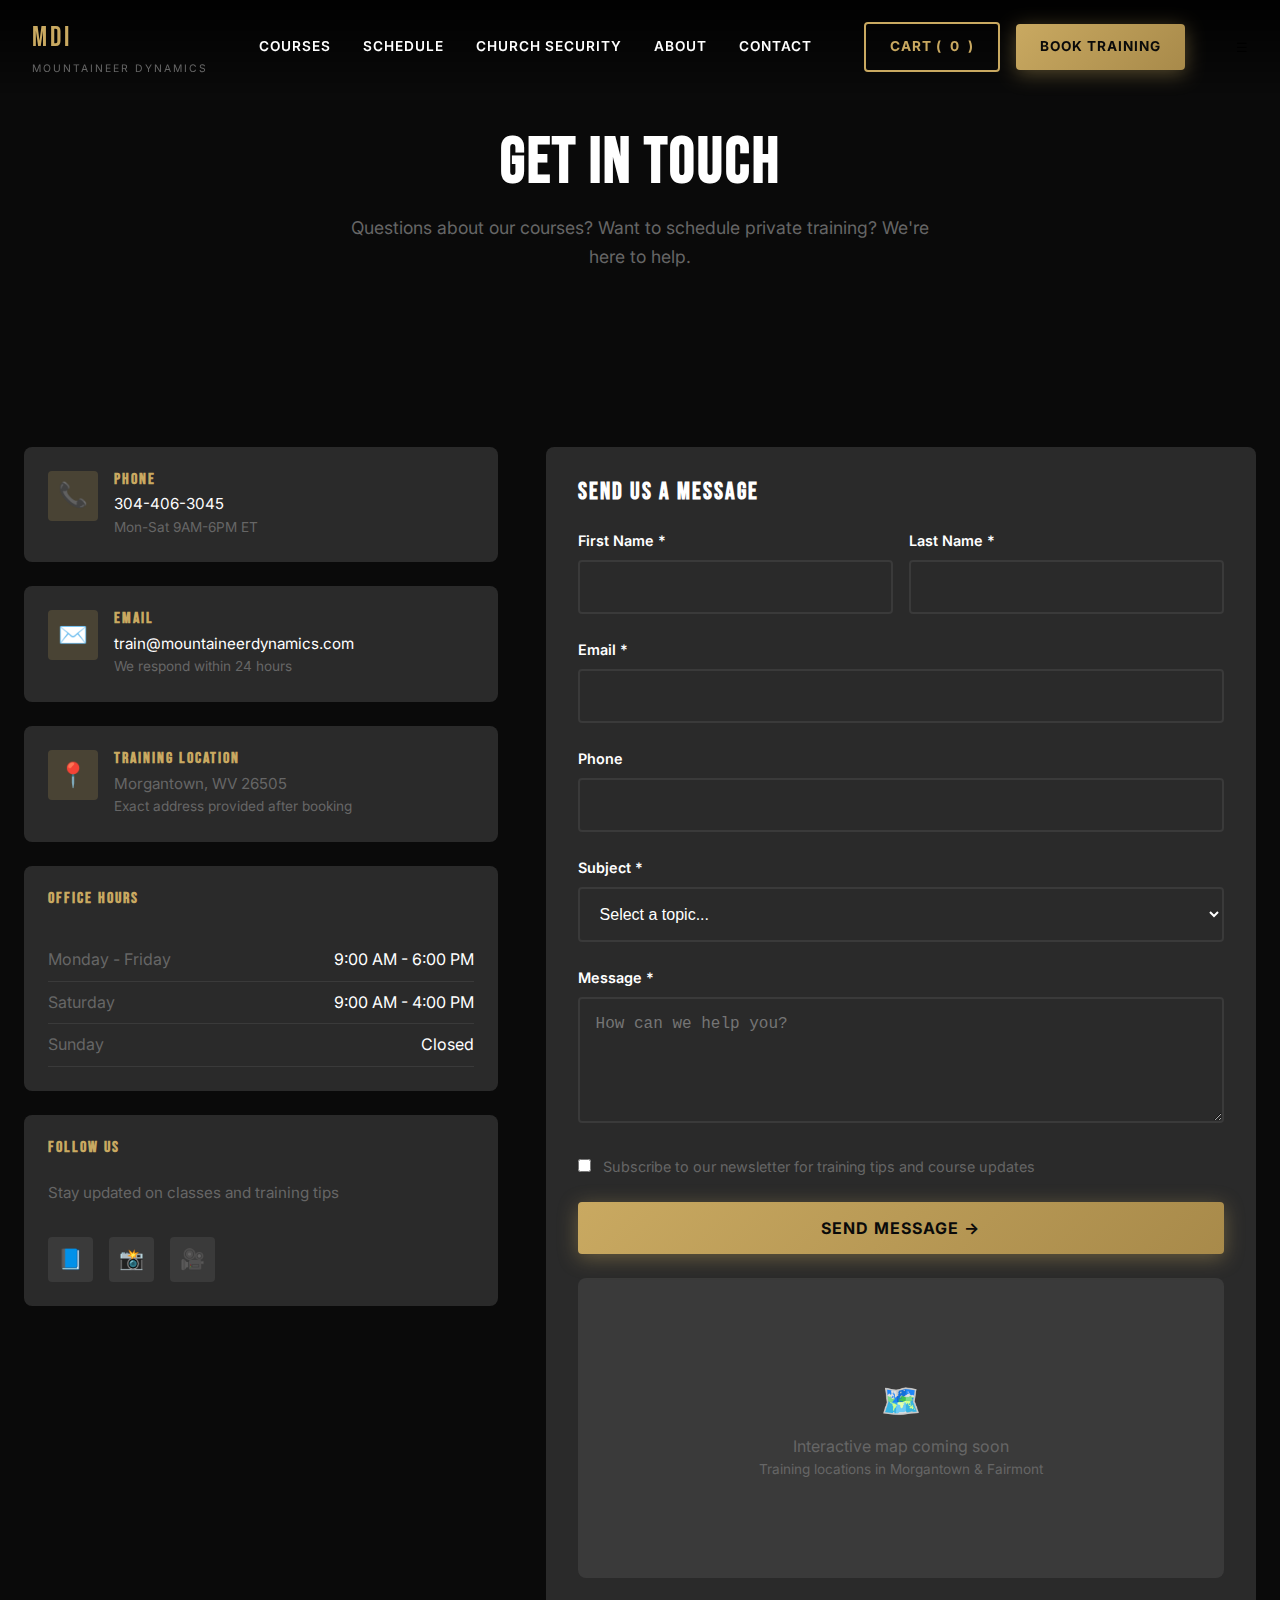
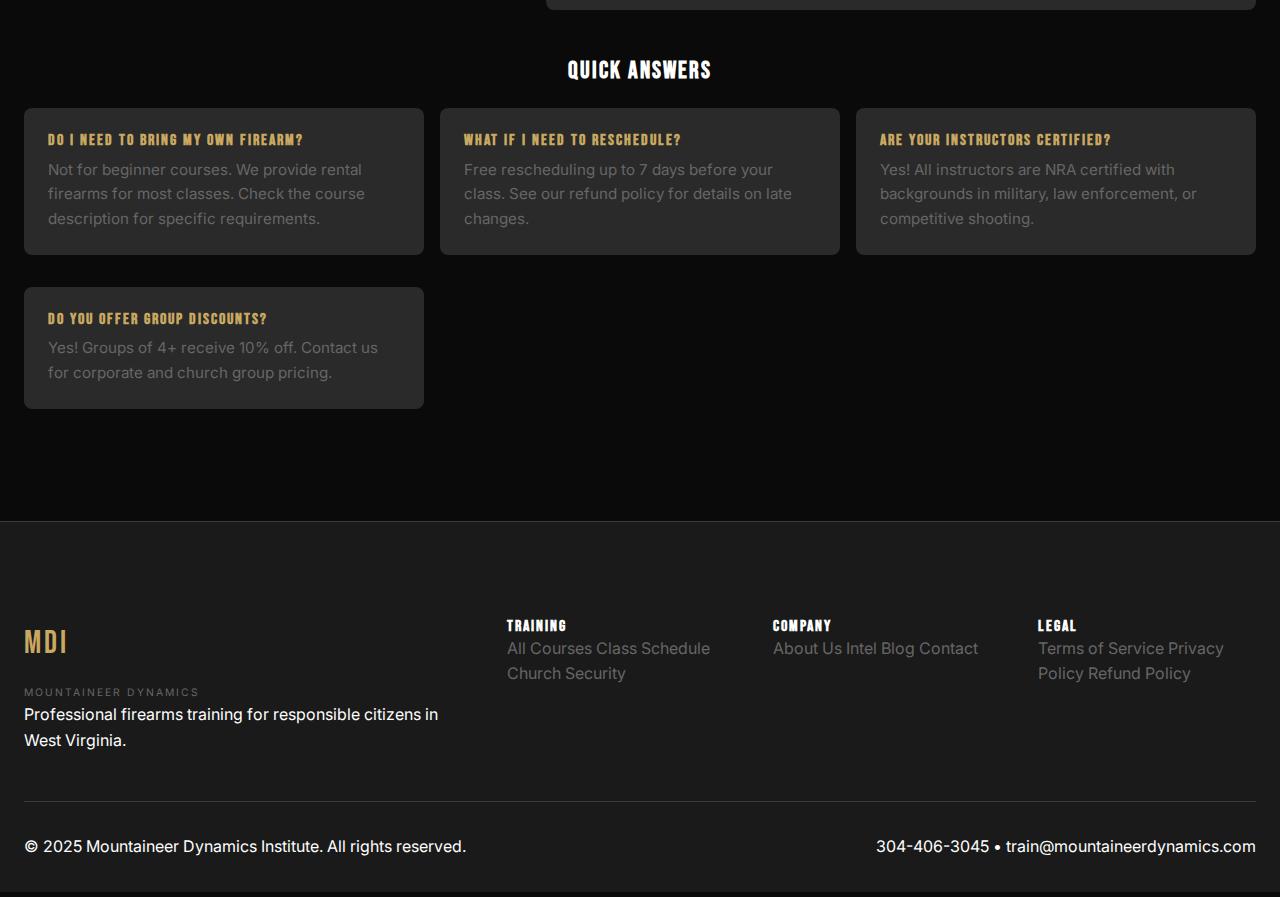
<file: pages/contact.html>
<!DOCTYPE html>
<html lang="en">
<head>
    <meta charset="UTF-8">
    <meta name="viewport" content="width=device-width, initial-scale=1.0">
    <title>Contact Us | Mountaineer Dynamics Institute</title>
    <link rel="preconnect" href="https://fonts.googleapis.com">
    <link rel="preconnect" href="https://fonts.gstatic.com" crossorigin>
    <link href="https://fonts.googleapis.com/css2?family=Bebas+Neue&family=Inter:wght@300;400;500;600;700&display=swap" rel="stylesheet">
    <link rel="stylesheet" href="../css/styles.css">
    <style>
        .contact-hero {
            background: linear-gradient(rgba(10, 10, 10, 0.9), rgba(10, 10, 10, 0.95));
            padding: 8rem 0 4rem;
            text-align: center;
        }
        .contact-grid {
            display: grid;
            grid-template-columns: 1fr 1.5fr;
            gap: 3rem;
        }
        @media (max-width: 992px) {
            .contact-grid { grid-template-columns: 1fr; }
        }
        .contact-info {
            display: flex;
            flex-direction: column;
            gap: 1.5rem;
        }
        .contact-card {
            background: var(--mdi-gray-dark);
            padding: 1.5rem;
            border-radius: var(--radius-md);
            display: flex;
            gap: 1rem;
        }
        .contact-icon {
            width: 50px;
            height: 50px;
            background: rgba(201, 169, 97, 0.2);
            border-radius: var(--radius-sm);
            display: flex;
            align-items: center;
            justify-content: center;
            font-size: 1.5rem;
            flex-shrink: 0;
        }
        .contact-card h4 {
            color: var(--mdi-gold);
            margin-bottom: 0.25rem;
        }
        .contact-card p {
            color: var(--mdi-gray-light);
            font-size: 0.95rem;
        }
        .contact-card a {
            color: var(--mdi-white);
            text-decoration: none;
        }
        .contact-card a:hover {
            color: var(--mdi-gold);
        }
        .contact-form {
            background: var(--mdi-gray-dark);
            padding: 2rem;
            border-radius: var(--radius-md);
        }
        .hours-table {
            width: 100%;
            border-collapse: collapse;
        }
        .hours-table td {
            padding: 0.5rem 0;
            border-bottom: 1px solid var(--mdi-gray);
        }
        .hours-table td:first-child {
            color: var(--mdi-gray-light);
        }
        .hours-table td:last-child {
            text-align: right;
        }
        .social-links {
            display: flex;
            gap: 1rem;
            margin-top: 1rem;
        }
        .social-link {
            width: 45px;
            height: 45px;
            background: var(--mdi-gray);
            border-radius: var(--radius-sm);
            display: flex;
            align-items: center;
            justify-content: center;
            font-size: 1.25rem;
            transition: all var(--transition-base);
            text-decoration: none;
        }
        .social-link:hover {
            background: var(--mdi-gold);
        }
        .map-container {
            background: var(--mdi-gray);
            border-radius: var(--radius-md);
            height: 300px;
            display: flex;
            align-items: center;
            justify-content: center;
            color: var(--mdi-gray-light);
            margin-top: 1.5rem;
        }
        .faq-mini {
            margin-top: 3rem;
        }
        .faq-mini-item {
            background: var(--mdi-gray-dark);
            padding: 1.5rem;
            border-radius: var(--radius-md);
            margin-bottom: 1rem;
        }
        .faq-mini-item h4 {
            color: var(--mdi-gold);
            margin-bottom: 0.5rem;
        }
        .faq-mini-item p {
            color: var(--mdi-gray-light);
            font-size: 0.95rem;
        }
    </style>
</head>
<body>
    <!-- Navigation -->
    <nav class="navbar" id="navbar">
        <div class="navbar-container">
            <a href="../index.html" class="logo">
                <div>
                    <div class="logo-text">MDI</div>
                    <div class="logo-tagline">Mountaineer Dynamics</div>
                </div>
            </a>
            <div class="nav-links" id="navLinks">
                <a href="courses.html" class="nav-link">Courses</a>
                <a href="schedule.html" class="nav-link">Schedule</a>
                <a href="church-security.html" class="nav-link">Church Security</a>
                <a href="about.html" class="nav-link">About</a>
                <a href="contact.html" class="nav-link active">Contact</a>
            </div>
            <div class="nav-cta">
                <a href="cart.html" class="btn btn-outline btn-sm">Cart (<span id="cartCount">0</span>)</a>
                <a href="schedule.html" class="btn btn-primary btn-sm">Book Training</a>
            </div>
            <button class="mobile-toggle" id="mobileToggle">☰</button>
        </div>
    </nav>

    <!-- Hero Section -->
    <section class="contact-hero">
        <div class="container">
            <h1 style="font-family: var(--font-display); font-size: clamp(2.5rem, 6vw, 4rem);">
                GET IN <span class="gold">TOUCH</span>
            </h1>
            <p style="font-size: 1.1rem; color: var(--mdi-gray-light); max-width: 600px; margin: 1rem auto;">
                Questions about our courses? Want to schedule private training? We're here to help.
            </p>
        </div>
    </section>

    <!-- Contact Content -->
    <section class="section section-dark">
        <div class="container">
            <div class="contact-grid">
                <!-- Contact Info -->
                <div class="contact-info">
                    <div class="contact-card">
                        <div class="contact-icon">📞</div>
                        <div>
                            <h4>Phone</h4>
                            <p><a href="tel:304-406-3045">304-406-3045</a></p>
                            <p style="font-size: 0.85rem;">Mon-Sat 9AM-6PM ET</p>
                        </div>
                    </div>
                    
                    <div class="contact-card">
                        <div class="contact-icon">✉️</div>
                        <div>
                            <h4>Email</h4>
                            <p><a href="mailto:train@mountaineerdynamics.com">train@mountaineerdynamics.com</a></p>
                            <p style="font-size: 0.85rem;">We respond within 24 hours</p>
                        </div>
                    </div>
                    
                    <div class="contact-card">
                        <div class="contact-icon">📍</div>
                        <div>
                            <h4>Training Location</h4>
                            <p>Morgantown, WV 26505</p>
                            <p style="font-size: 0.85rem;">Exact address provided after booking</p>
                        </div>
                    </div>
                    
                    <div class="contact-card" style="flex-direction: column;">
                        <h4 style="color: var(--mdi-gold); margin-bottom: 1rem;">Office Hours</h4>
                        <table class="hours-table">
                            <tr>
                                <td>Monday - Friday</td>
                                <td>9:00 AM - 6:00 PM</td>
                            </tr>
                            <tr>
                                <td>Saturday</td>
                                <td>9:00 AM - 4:00 PM</td>
                            </tr>
                            <tr>
                                <td>Sunday</td>
                                <td>Closed</td>
                            </tr>
                        </table>
                    </div>
                    
                    <div class="contact-card" style="flex-direction: column;">
                        <h4 style="color: var(--mdi-gold); margin-bottom: 0.5rem;">Follow Us</h4>
                        <p>Stay updated on classes and training tips</p>
                        <div class="social-links">
                            <a href="#" class="social-link">📘</a>
                            <a href="#" class="social-link">📸</a>
                            <a href="#" class="social-link">🎥</a>
                        </div>
                    </div>
                </div>
                
                <!-- Contact Form -->
                <div class="contact-form">
                    <h2 style="font-family: var(--font-display); font-size: 1.5rem; margin-bottom: 1.5rem;">
                        SEND US A MESSAGE
                    </h2>
                    
                    <form id="contactForm">
                        <div class="form-row" style="display: grid; grid-template-columns: 1fr 1fr; gap: 1rem;">
                            <div class="form-group">
                                <label class="form-label">First Name *</label>
                                <input type="text" class="form-input" name="firstName" required>
                            </div>
                            <div class="form-group">
                                <label class="form-label">Last Name *</label>
                                <input type="text" class="form-input" name="lastName" required>
                            </div>
                        </div>
                        
                        <div class="form-group">
                            <label class="form-label">Email *</label>
                            <input type="email" class="form-input" name="email" required>
                        </div>
                        
                        <div class="form-group">
                            <label class="form-label">Phone</label>
                            <input type="tel" class="form-input" name="phone">
                        </div>
                        
                        <div class="form-group">
                            <label class="form-label">Subject *</label>
                            <select class="form-select" name="subject" required>
                                <option value="">Select a topic...</option>
                                <option value="general">General Inquiry</option>
                                <option value="courses">Course Questions</option>
                                <option value="private">Private Lessons</option>
                                <option value="group">Group/Corporate Training</option>
                                <option value="church">Church Security Program</option>
                                <option value="booking">Booking/Scheduling</option>
                                <option value="refund">Refund Request</option>
                                <option value="other">Other</option>
                            </select>
                        </div>
                        
                        <div class="form-group">
                            <label class="form-label">Message *</label>
                            <textarea class="form-textarea" name="message" rows="5" required 
                                placeholder="How can we help you?"></textarea>
                        </div>
                        
                        <div class="form-group">
                            <label style="display: flex; align-items: flex-start; gap: 0.75rem; cursor: pointer;">
                                <input type="checkbox" name="newsletter" style="margin-top: 0.25rem;">
                                <span style="color: var(--mdi-gray-light); font-size: 0.9rem;">
                                    Subscribe to our newsletter for training tips and course updates
                                </span>
                            </label>
                        </div>
                        
                        <button type="submit" class="btn btn-primary btn-lg" style="width: 100%;">
                            Send Message →
                        </button>
                    </form>
                    
                    <div class="map-container">
                        <div style="text-align: center;">
                            <p style="font-size: 2rem; margin-bottom: 0.5rem;">🗺️</p>
                            <p>Interactive map coming soon</p>
                            <p style="font-size: 0.85rem;">Training locations in Morgantown & Fairmont</p>
                        </div>
                    </div>
                </div>
            </div>
            
            <!-- Quick FAQ -->
            <div class="faq-mini">
                <h2 style="font-family: var(--font-display); font-size: 1.5rem; margin-bottom: 1.5rem; text-align: center;">
                    QUICK <span class="gold">ANSWERS</span>
                </h2>
                
                <div style="display: grid; grid-template-columns: repeat(auto-fit, minmax(300px, 1fr)); gap: 1rem;">
                    <div class="faq-mini-item">
                        <h4>Do I need to bring my own firearm?</h4>
                        <p>Not for beginner courses. We provide rental firearms for most classes. Check the course description for specific requirements.</p>
                    </div>
                    <div class="faq-mini-item">
                        <h4>What if I need to reschedule?</h4>
                        <p>Free rescheduling up to 7 days before your class. See our refund policy for details on late changes.</p>
                    </div>
                    <div class="faq-mini-item">
                        <h4>Are your instructors certified?</h4>
                        <p>Yes! All instructors are NRA certified with backgrounds in military, law enforcement, or competitive shooting.</p>
                    </div>
                    <div class="faq-mini-item">
                        <h4>Do you offer group discounts?</h4>
                        <p>Yes! Groups of 4+ receive 10% off. Contact us for corporate and church group pricing.</p>
                    </div>
                </div>
            </div>
        </div>
    </section>

    <!-- Footer -->
    <footer class="footer">
        <div class="container">
            <div class="footer-grid">
                <div class="footer-brand">
                    <div class="logo">
                        <div>
                            <div class="logo-text">MDI</div>
                            <div class="logo-tagline">Mountaineer Dynamics</div>
                        </div>
                    </div>
                    <p>Professional firearms training for responsible citizens in West Virginia.</p>
                </div>
                <div class="footer-links">
                    <h4>Training</h4>
                    <a href="courses.html">All Courses</a>
                    <a href="schedule.html">Class Schedule</a>
                    <a href="church-security.html">Church Security</a>
                </div>
                <div class="footer-links">
                    <h4>Company</h4>
                    <a href="about.html">About Us</a>
                    <a href="intel.html">Intel Blog</a>
                    <a href="contact.html">Contact</a>
                </div>
                <div class="footer-links">
                    <h4>Legal</h4>
                    <a href="legal/terms.html">Terms of Service</a>
                    <a href="legal/privacy.html">Privacy Policy</a>
                    <a href="legal/refunds.html">Refund Policy</a>
                </div>
            </div>
            <div class="footer-bottom">
                <p>&copy; 2025 Mountaineer Dynamics Institute. All rights reserved.</p>
                <p>304-406-3045 • train@mountaineerdynamics.com</p>
            </div>
        </div>
    </footer>

    <script src="../js/main.js"></script>
    <script>
        document.getElementById('contactForm')?.addEventListener('submit', function(e) {
            e.preventDefault();
            alert('Thank you for your message! We\'ll respond within 24 hours.');
            this.reset();
        });
    </script>
</body>
</html>
</file>
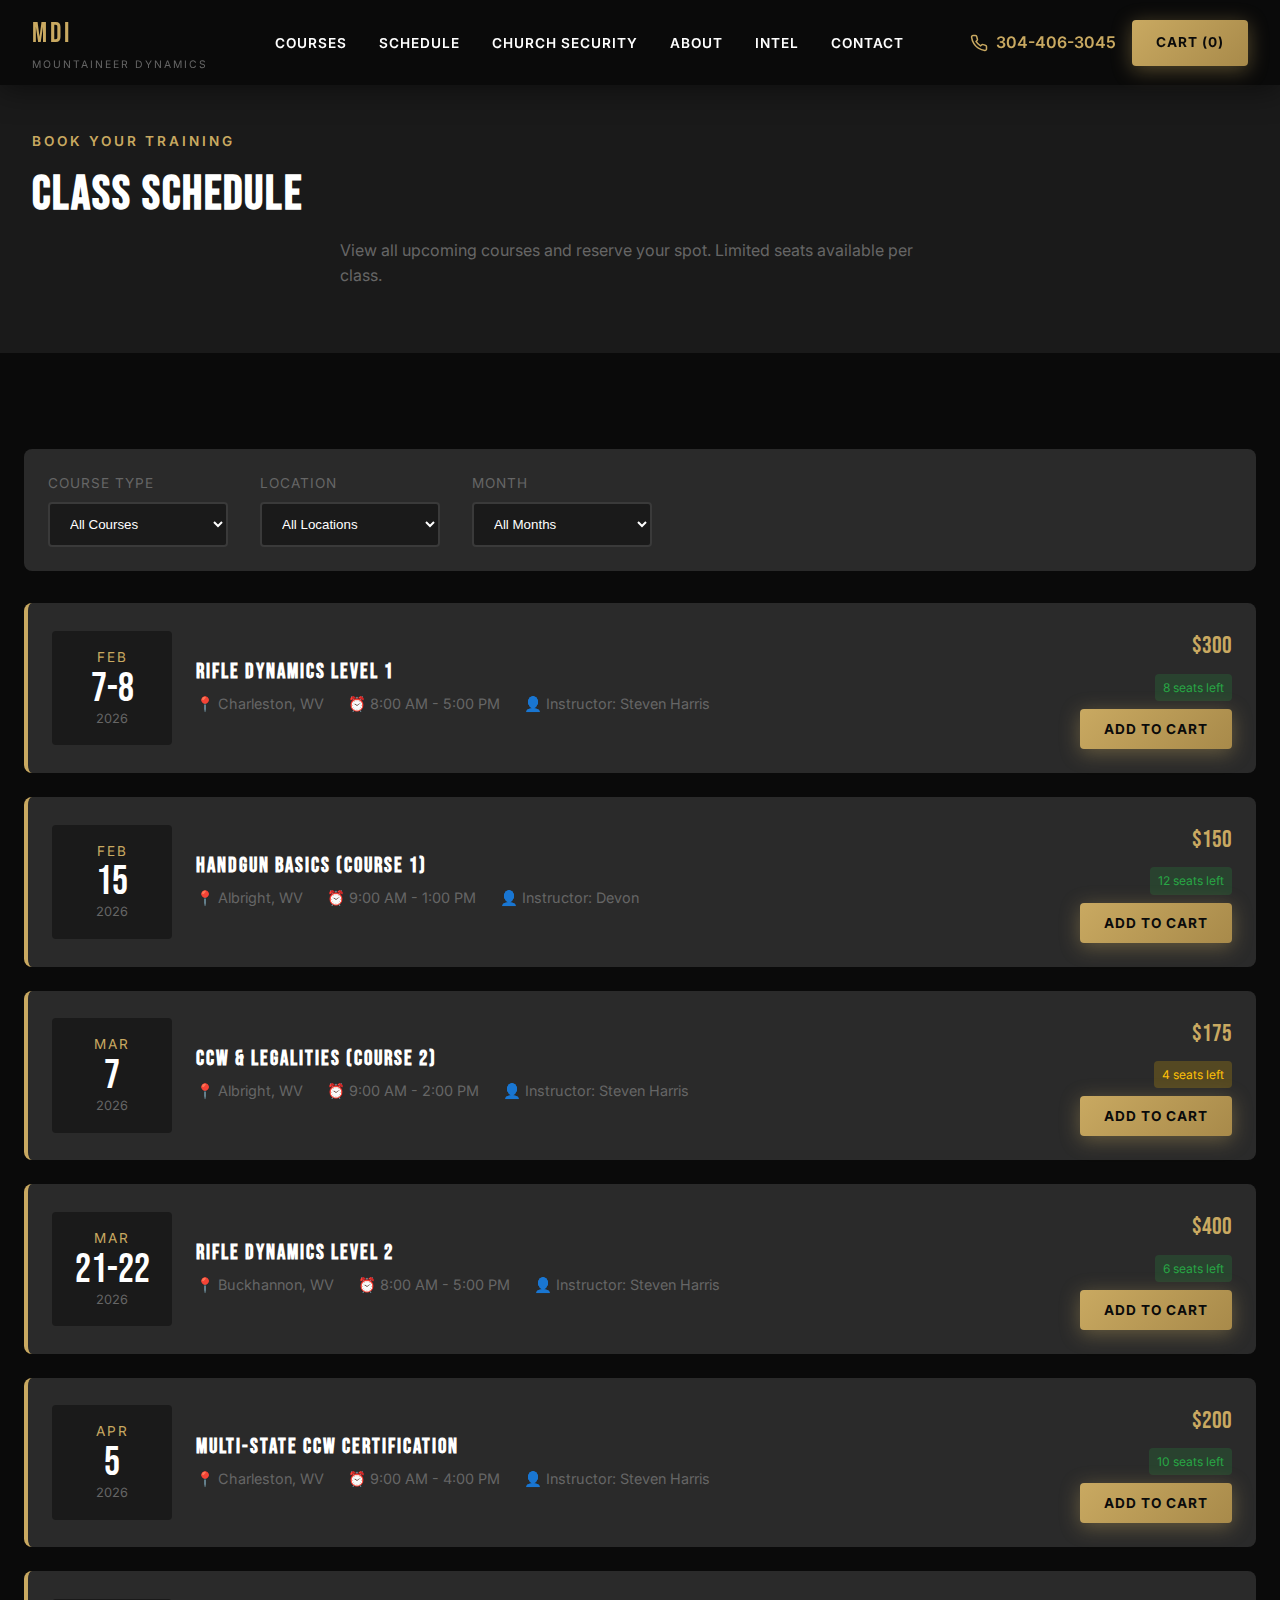
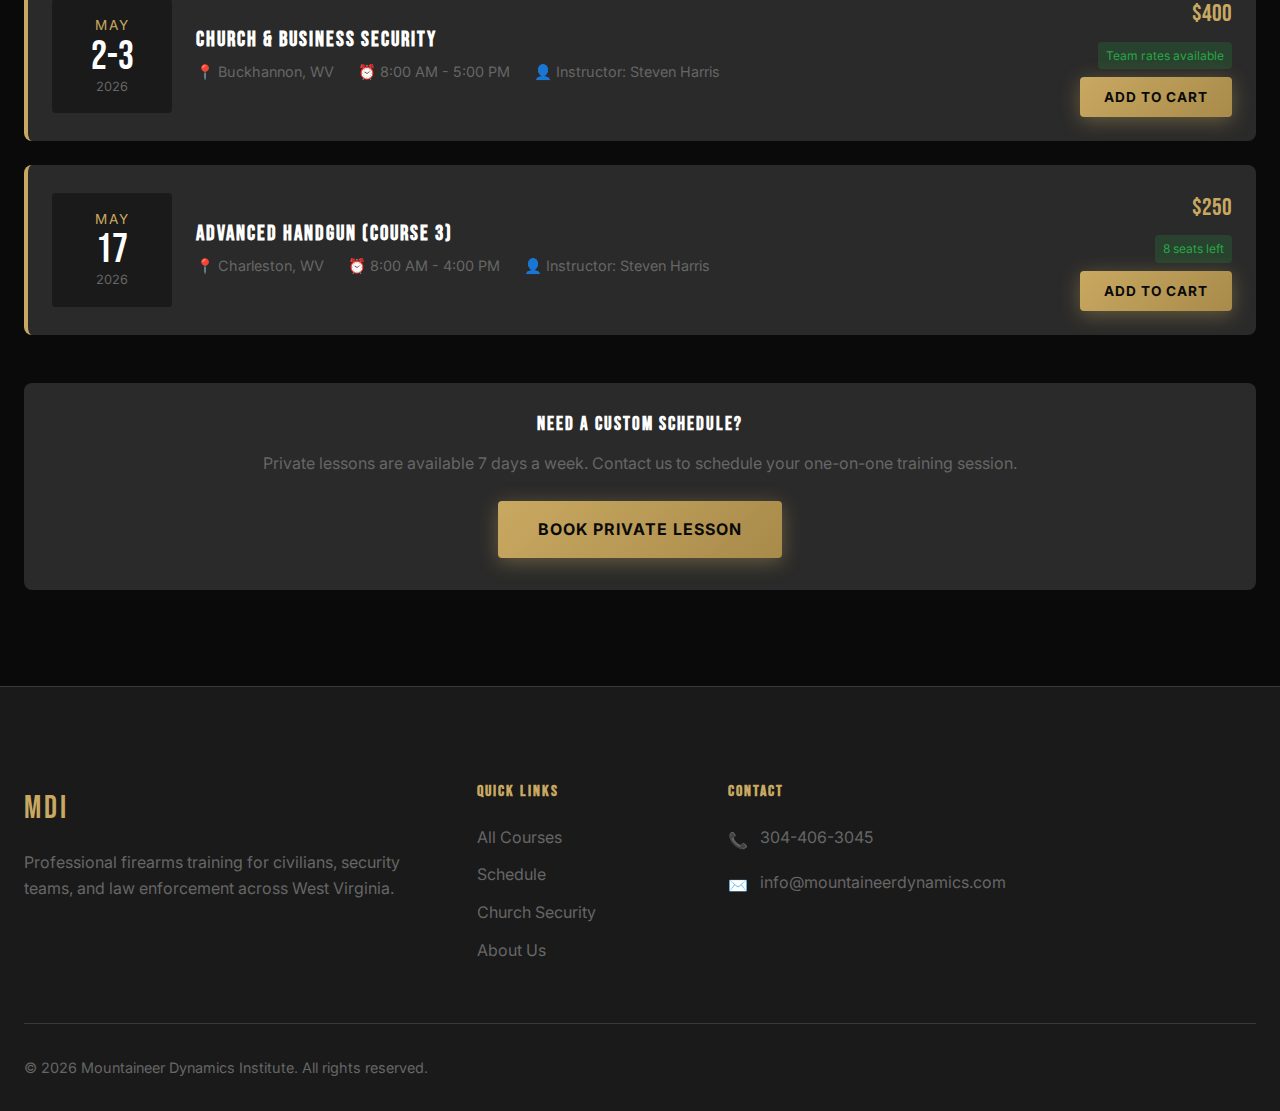
<file: pages/schedule.html>
<!DOCTYPE html>
<html lang="en">
<head>
    <meta charset="UTF-8">
    <meta name="viewport" content="width=device-width, initial-scale=1.0">
    <title>Class Schedule | Mountaineer Dynamics Institute</title>
    <meta name="description" content="View upcoming firearms training classes in Charleston, Albright, and Buckhannon WV. Book your spot today.">
    <link rel="preconnect" href="https://fonts.googleapis.com">
    <link rel="preconnect" href="https://fonts.gstatic.com" crossorigin>
    <link href="https://fonts.googleapis.com/css2?family=Bebas+Neue&family=Inter:wght@300;400;500;600;700&display=swap" rel="stylesheet">
    <link rel="stylesheet" href="../css/styles.css">
    <style>
        .schedule-grid {
            display: grid;
            gap: 1.5rem;
        }
        .schedule-item {
            display: grid;
            grid-template-columns: 120px 1fr auto;
            gap: 1.5rem;
            padding: 1.5rem;
            background: var(--mdi-gray-dark);
            border-radius: var(--radius-md);
            border-left: 4px solid var(--mdi-gold);
            align-items: center;
            transition: transform var(--transition-base);
        }
        .schedule-item:hover {
            transform: translateX(5px);
        }
        .schedule-date {
            text-align: center;
            padding: 1rem;
            background: var(--mdi-charcoal);
            border-radius: var(--radius-sm);
        }
        .schedule-date-month {
            font-size: 0.85rem;
            color: var(--mdi-gold);
            text-transform: uppercase;
            letter-spacing: 2px;
        }
        .schedule-date-day {
            font-family: var(--font-display);
            font-size: 2.5rem;
            line-height: 1;
        }
        .schedule-date-year {
            font-size: 0.8rem;
            color: var(--mdi-gray-light);
        }
        .schedule-info h3 {
            font-size: 1.3rem;
            margin-bottom: 0.5rem;
        }
        .schedule-meta {
            display: flex;
            gap: 1.5rem;
            flex-wrap: wrap;
            color: var(--mdi-gray-light);
            font-size: 0.9rem;
        }
        .schedule-meta span {
            display: flex;
            align-items: center;
            gap: 0.5rem;
        }
        .schedule-price {
            font-family: var(--font-display);
            font-size: 1.5rem;
            color: var(--mdi-gold);
        }
        .schedule-actions {
            display: flex;
            flex-direction: column;
            gap: 0.5rem;
            align-items: flex-end;
        }
        .seats-badge {
            font-size: 0.75rem;
            padding: 0.25rem 0.5rem;
            background: rgba(40, 167, 69, 0.2);
            color: #28a745;
            border-radius: var(--radius-sm);
        }
        .seats-badge.low {
            background: rgba(255, 193, 7, 0.2);
            color: #ffc107;
        }
        .filter-section {
            display: flex;
            gap: 2rem;
            flex-wrap: wrap;
            margin-bottom: 2rem;
            padding: 1.5rem;
            background: var(--mdi-gray-dark);
            border-radius: var(--radius-md);
        }
        .filter-group label {
            display: block;
            font-size: 0.85rem;
            color: var(--mdi-gray-light);
            margin-bottom: 0.5rem;
            text-transform: uppercase;
            letter-spacing: 1px;
        }
        .filter-group select {
            padding: 0.75rem 1rem;
            background: var(--mdi-charcoal);
            border: 2px solid var(--mdi-gray);
            border-radius: var(--radius-sm);
            color: var(--mdi-white);
            min-width: 180px;
        }
        @media (max-width: 768px) {
            .schedule-item {
                grid-template-columns: 1fr;
                text-align: center;
            }
            .schedule-actions {
                align-items: center;
            }
        }
    </style>
</head>
<body>
    <!-- Navigation -->
    <nav class="navbar scrolled" id="navbar">
        <div class="navbar-container">
            <a href="../index.html" class="logo">
                <div>
                    <div class="logo-text">MDI</div>
                    <div class="logo-tagline">Mountaineer Dynamics</div>
                </div>
            </a>
            <ul class="nav-links">
                <li><a href="courses.html">Courses</a></li>
                <li><a href="schedule.html" class="active">Schedule</a></li>
                <li><a href="church-security.html">Church Security</a></li>
                <li><a href="about.html">About</a></li>
                <li><a href="intel.html">Intel</a></li>
                <li><a href="contact.html">Contact</a></li>
            </ul>
            <div class="nav-cta">
                <a href="tel:304-406-3045" class="nav-phone">
                    <svg width="18" height="18" viewBox="0 0 24 24" fill="none" stroke="currentColor" stroke-width="2">
                        <path d="M22 16.92v3a2 2 0 0 1-2.18 2 19.79 19.79 0 0 1-8.63-3.07 19.5 19.5 0 0 1-6-6 19.79 19.79 0 0 1-3.07-8.67A2 2 0 0 1 4.11 2h3a2 2 0 0 1 2 1.72 12.84 12.84 0 0 0 .7 2.81 2 2 0 0 1-.45 2.11L8.09 9.91a16 16 0 0 0 6 6l1.27-1.27a2 2 0 0 1 2.11-.45 12.84 12.84 0 0 0 2.81.7A2 2 0 0 1 22 16.92z"/>
                    </svg>
                    304-406-3045
                </a>
                <a href="cart.html" class="btn btn-primary">Cart (0)</a>
            </div>
            <button class="mobile-menu-btn" id="mobileMenuBtn"><span></span><span></span><span></span></button>
        </div>
    </nav>

    <!-- Page Header -->
    <section class="page-header" style="padding: 8rem 2rem 4rem; background: var(--mdi-charcoal);">
        <div class="container">
            <span class="section-label">Book Your Training</span>
            <h1 class="section-title">Class Schedule</h1>
            <p class="section-subtitle">View all upcoming courses and reserve your spot. Limited seats available per class.</p>
        </div>
    </section>

    <!-- Schedule Section -->
    <section class="section section-dark">
        <div class="container">
            <!-- Filters -->
            <div class="filter-section">
                <div class="filter-group">
                    <label>Course Type</label>
                    <select id="filterCourse">
                        <option value="all">All Courses</option>
                        <option value="handgun">Handgun</option>
                        <option value="rifle">Rifle</option>
                        <option value="ccw">CCW</option>
                        <option value="security">Security</option>
                    </select>
                </div>
                <div class="filter-group">
                    <label>Location</label>
                    <select id="filterLocation">
                        <option value="all">All Locations</option>
                        <option value="charleston">Charleston</option>
                        <option value="albright">Albright</option>
                        <option value="buckhannon">Buckhannon</option>
                    </select>
                </div>
                <div class="filter-group">
                    <label>Month</label>
                    <select id="filterMonth">
                        <option value="all">All Months</option>
                        <option value="2">February 2026</option>
                        <option value="3">March 2026</option>
                        <option value="4">April 2026</option>
                        <option value="5">May 2026</option>
                    </select>
                </div>
            </div>

            <!-- Schedule List -->
            <div class="schedule-grid">
                <!-- February 7-8 -->
                <div class="schedule-item" data-course="rifle" data-location="charleston" data-month="2">
                    <div class="schedule-date">
                        <div class="schedule-date-month">Feb</div>
                        <div class="schedule-date-day">7-8</div>
                        <div class="schedule-date-year">2026</div>
                    </div>
                    <div class="schedule-info">
                        <h3>Rifle Dynamics Level 1</h3>
                        <div class="schedule-meta">
                            <span>📍 Charleston, WV</span>
                            <span>⏰ 8:00 AM - 5:00 PM</span>
                            <span>👤 Instructor: Steven Harris</span>
                        </div>
                    </div>
                    <div class="schedule-actions">
                        <span class="schedule-price">$300</span>
                        <span class="seats-badge">8 seats left</span>
                        <button class="btn btn-primary" onclick="addToCart('rifle-1', 'Rifle Dynamics Level 1', 300, 'Feb 7-8, 2026', 'Charleston')">Add to Cart</button>
                    </div>
                </div>

                <!-- February 15 -->
                <div class="schedule-item" data-course="handgun" data-location="albright" data-month="2">
                    <div class="schedule-date">
                        <div class="schedule-date-month">Feb</div>
                        <div class="schedule-date-day">15</div>
                        <div class="schedule-date-year">2026</div>
                    </div>
                    <div class="schedule-info">
                        <h3>Handgun Basics (Course 1)</h3>
                        <div class="schedule-meta">
                            <span>📍 Albright, WV</span>
                            <span>⏰ 9:00 AM - 1:00 PM</span>
                            <span>👤 Instructor: Devon</span>
                        </div>
                    </div>
                    <div class="schedule-actions">
                        <span class="schedule-price">$150</span>
                        <span class="seats-badge">12 seats left</span>
                        <button class="btn btn-primary" onclick="addToCart('handgun-1', 'Handgun Basics', 150, 'Feb 15, 2026', 'Albright')">Add to Cart</button>
                    </div>
                </div>

                <!-- March 7 -->
                <div class="schedule-item" data-course="ccw" data-location="albright" data-month="3">
                    <div class="schedule-date">
                        <div class="schedule-date-month">Mar</div>
                        <div class="schedule-date-day">7</div>
                        <div class="schedule-date-year">2026</div>
                    </div>
                    <div class="schedule-info">
                        <h3>CCW & Legalities (Course 2)</h3>
                        <div class="schedule-meta">
                            <span>📍 Albright, WV</span>
                            <span>⏰ 9:00 AM - 2:00 PM</span>
                            <span>👤 Instructor: Steven Harris</span>
                        </div>
                    </div>
                    <div class="schedule-actions">
                        <span class="schedule-price">$175</span>
                        <span class="seats-badge low">4 seats left</span>
                        <button class="btn btn-primary" onclick="addToCart('ccw-2', 'CCW & Legalities', 175, 'Mar 7, 2026', 'Albright')">Add to Cart</button>
                    </div>
                </div>

                <!-- March 21-22 -->
                <div class="schedule-item" data-course="rifle" data-location="buckhannon" data-month="3">
                    <div class="schedule-date">
                        <div class="schedule-date-month">Mar</div>
                        <div class="schedule-date-day">21-22</div>
                        <div class="schedule-date-year">2026</div>
                    </div>
                    <div class="schedule-info">
                        <h3>Rifle Dynamics Level 2</h3>
                        <div class="schedule-meta">
                            <span>📍 Buckhannon, WV</span>
                            <span>⏰ 8:00 AM - 5:00 PM</span>
                            <span>👤 Instructor: Steven Harris</span>
                        </div>
                    </div>
                    <div class="schedule-actions">
                        <span class="schedule-price">$400</span>
                        <span class="seats-badge">6 seats left</span>
                        <button class="btn btn-primary" onclick="addToCart('rifle-2', 'Rifle Dynamics Level 2', 400, 'Mar 21-22, 2026', 'Buckhannon')">Add to Cart</button>
                    </div>
                </div>

                <!-- April 5 -->
                <div class="schedule-item" data-course="ccw" data-location="charleston" data-month="4">
                    <div class="schedule-date">
                        <div class="schedule-date-month">Apr</div>
                        <div class="schedule-date-day">5</div>
                        <div class="schedule-date-year">2026</div>
                    </div>
                    <div class="schedule-info">
                        <h3>Multi-State CCW Certification</h3>
                        <div class="schedule-meta">
                            <span>📍 Charleston, WV</span>
                            <span>⏰ 9:00 AM - 4:00 PM</span>
                            <span>👤 Instructor: Steven Harris</span>
                        </div>
                    </div>
                    <div class="schedule-actions">
                        <span class="schedule-price">$200</span>
                        <span class="seats-badge">10 seats left</span>
                        <button class="btn btn-primary" onclick="addToCart('multistate-ccw', 'Multi-State CCW', 200, 'Apr 5, 2026', 'Charleston')">Add to Cart</button>
                    </div>
                </div>

                <!-- May 2-3 -->
                <div class="schedule-item" data-course="security" data-location="buckhannon" data-month="5">
                    <div class="schedule-date">
                        <div class="schedule-date-month">May</div>
                        <div class="schedule-date-day">2-3</div>
                        <div class="schedule-date-year">2026</div>
                    </div>
                    <div class="schedule-info">
                        <h3>Church & Business Security</h3>
                        <div class="schedule-meta">
                            <span>📍 Buckhannon, WV</span>
                            <span>⏰ 8:00 AM - 5:00 PM</span>
                            <span>👤 Instructor: Steven Harris</span>
                        </div>
                    </div>
                    <div class="schedule-actions">
                        <span class="schedule-price">$400</span>
                        <span class="seats-badge">Team rates available</span>
                        <button class="btn btn-primary" onclick="addToCart('security-1', 'Church & Business Security', 400, 'May 2-3, 2026', 'Buckhannon')">Add to Cart</button>
                    </div>
                </div>

                <!-- May 17 -->
                <div class="schedule-item" data-course="handgun" data-location="charleston" data-month="5">
                    <div class="schedule-date">
                        <div class="schedule-date-month">May</div>
                        <div class="schedule-date-day">17</div>
                        <div class="schedule-date-year">2026</div>
                    </div>
                    <div class="schedule-info">
                        <h3>Advanced Handgun (Course 3)</h3>
                        <div class="schedule-meta">
                            <span>📍 Charleston, WV</span>
                            <span>⏰ 8:00 AM - 4:00 PM</span>
                            <span>👤 Instructor: Steven Harris</span>
                        </div>
                    </div>
                    <div class="schedule-actions">
                        <span class="schedule-price">$250</span>
                        <span class="seats-badge">8 seats left</span>
                        <button class="btn btn-primary" onclick="addToCart('handgun-3', 'Advanced Handgun', 250, 'May 17, 2026', 'Charleston')">Add to Cart</button>
                    </div>
                </div>
            </div>

            <!-- Private Lessons CTA -->
            <div style="margin-top: 3rem; padding: 2rem; background: var(--mdi-gray-dark); border-radius: var(--radius-md); text-align: center;">
                <h3 style="margin-bottom: 1rem;">Need a Custom Schedule?</h3>
                <p style="color: var(--mdi-gray-light); margin-bottom: 1.5rem;">Private lessons are available 7 days a week. Contact us to schedule your one-on-one training session.</p>
                <a href="contact.html" class="btn btn-primary btn-lg">Book Private Lesson</a>
            </div>
        </div>
    </section>

    <!-- Footer -->
    <footer class="footer">
        <div class="footer-grid">
            <div class="footer-brand">
                <div class="logo-text">MDI</div>
                <p class="footer-desc">Professional firearms training for civilians, security teams, and law enforcement across West Virginia.</p>
            </div>
            <div>
                <h4 class="footer-title">Quick Links</h4>
                <ul class="footer-links">
                    <li><a href="courses.html">All Courses</a></li>
                    <li><a href="schedule.html">Schedule</a></li>
                    <li><a href="church-security.html">Church Security</a></li>
                    <li><a href="about.html">About Us</a></li>
                </ul>
            </div>
            <div>
                <h4 class="footer-title">Contact</h4>
                <ul class="footer-contact">
                    <li><span class="footer-contact-icon">📞</span><a href="tel:304-406-3045">304-406-3045</a></li>
                    <li><span class="footer-contact-icon">✉️</span><a href="mailto:info@mountaineerdynamics.com">info@mountaineerdynamics.com</a></li>
                </ul>
            </div>
        </div>
        <div class="footer-bottom">
            <p class="footer-copyright">&copy; 2026 Mountaineer Dynamics Institute. All rights reserved.</p>
        </div>
    </footer>

    <script src="../js/main.js"></script>
    <script>
        // Add to cart function
        function addToCart(id, name, price, date, location) {
            if (typeof MDI !== 'undefined' && MDI.Cart) {
                MDI.Cart.add(id, name, price, date, location);
            } else {
                alert(`${name} added to cart!`);
            }
        }

        // Filter functionality
        const filters = ['filterCourse', 'filterLocation', 'filterMonth'];
        filters.forEach(filterId => {
            document.getElementById(filterId)?.addEventListener('change', applyFilters);
        });

        function applyFilters() {
            const courseFilter = document.getElementById('filterCourse').value;
            const locationFilter = document.getElementById('filterLocation').value;
            const monthFilter = document.getElementById('filterMonth').value;

            document.querySelectorAll('.schedule-item').forEach(item => {
                const matchCourse = courseFilter === 'all' || item.dataset.course === courseFilter;
                const matchLocation = locationFilter === 'all' || item.dataset.location === locationFilter;
                const matchMonth = monthFilter === 'all' || item.dataset.month === monthFilter;

                item.style.display = (matchCourse && matchLocation && matchMonth) ? 'grid' : 'none';
            });
        }
    </script>
</body>
</html>
</file>
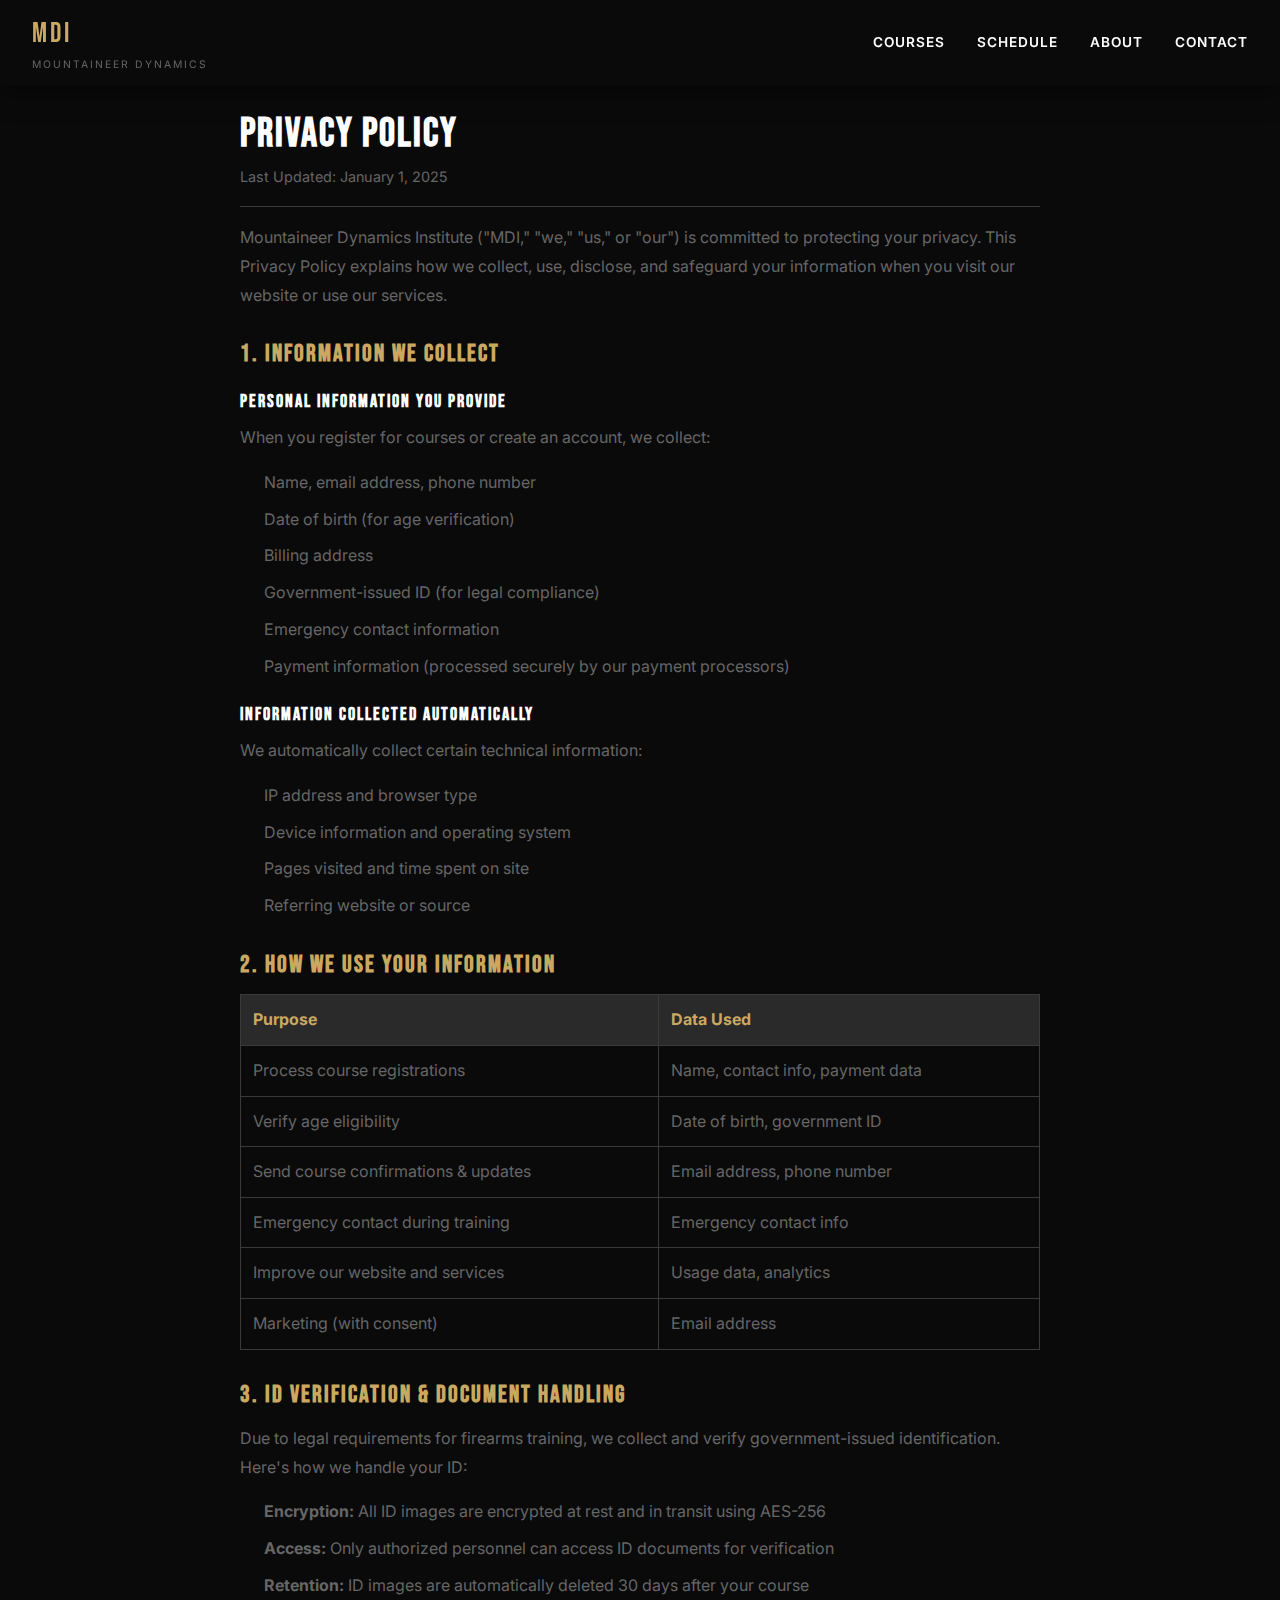
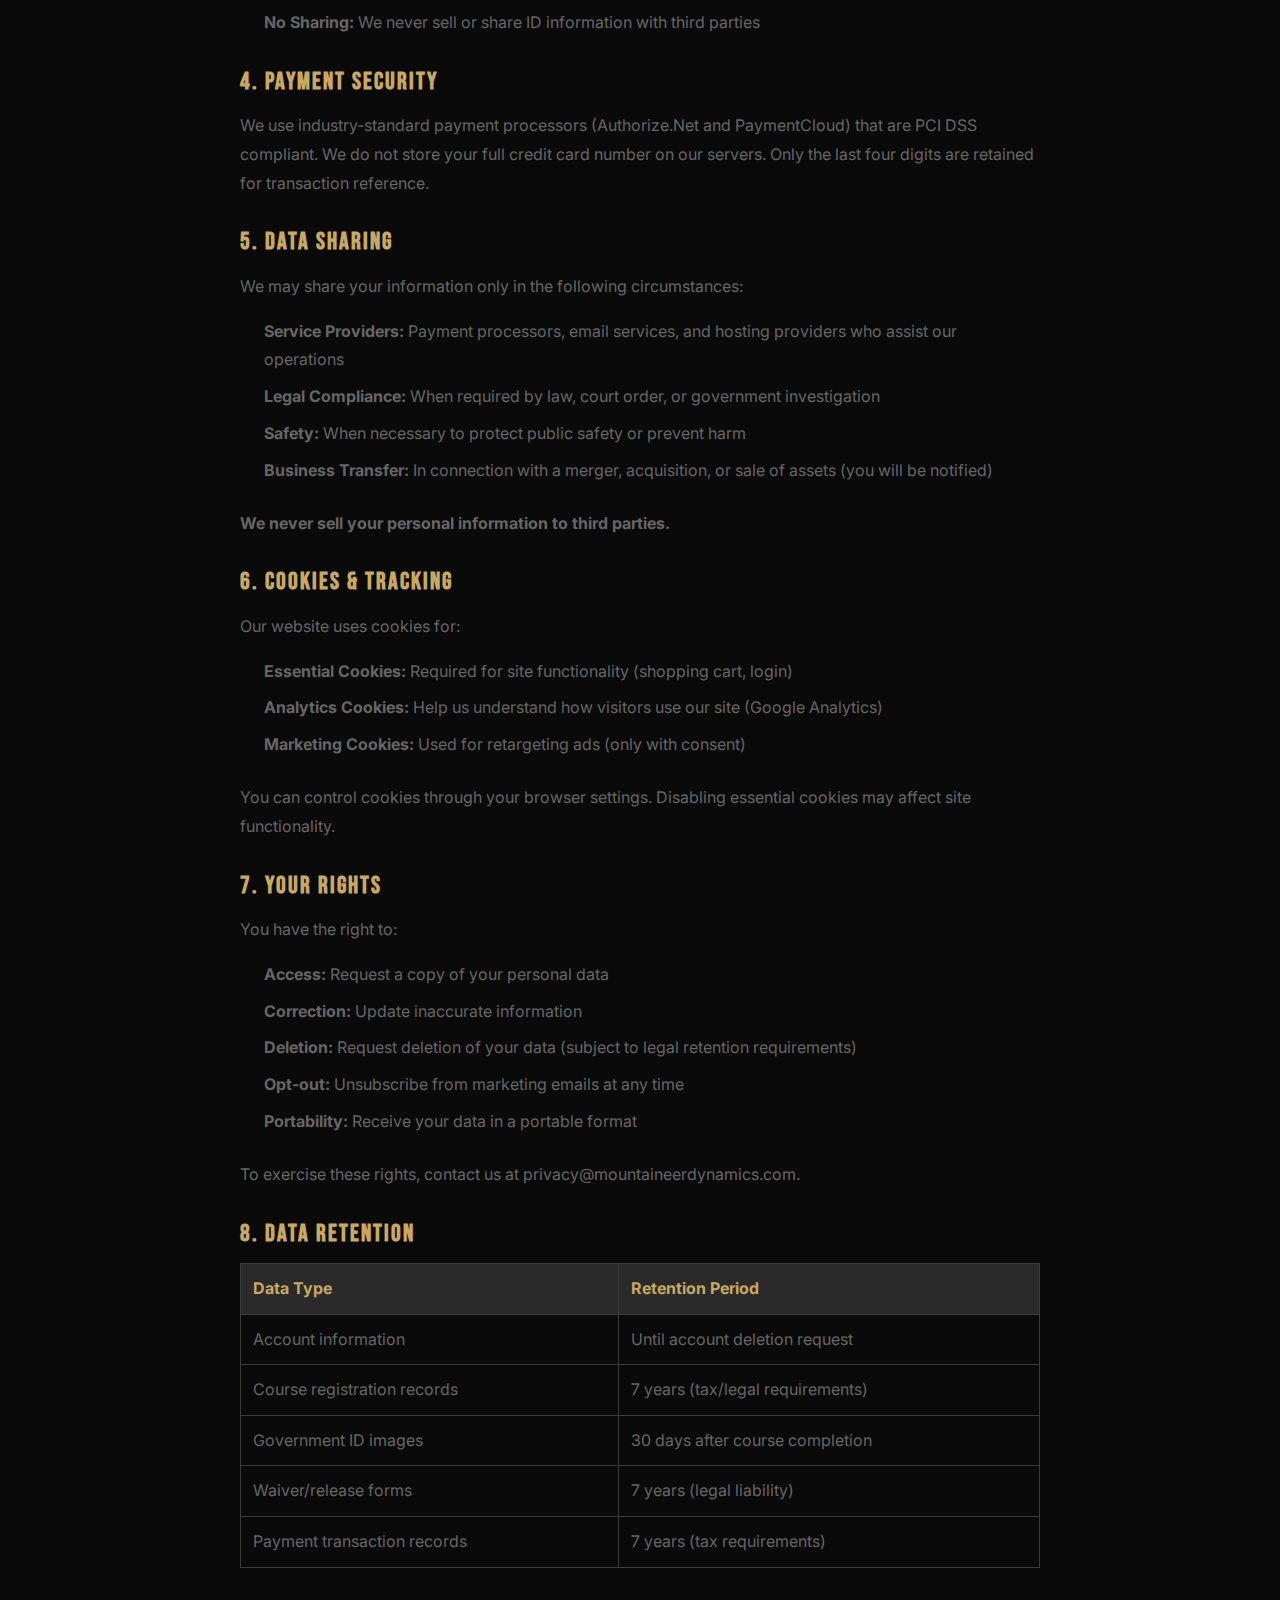
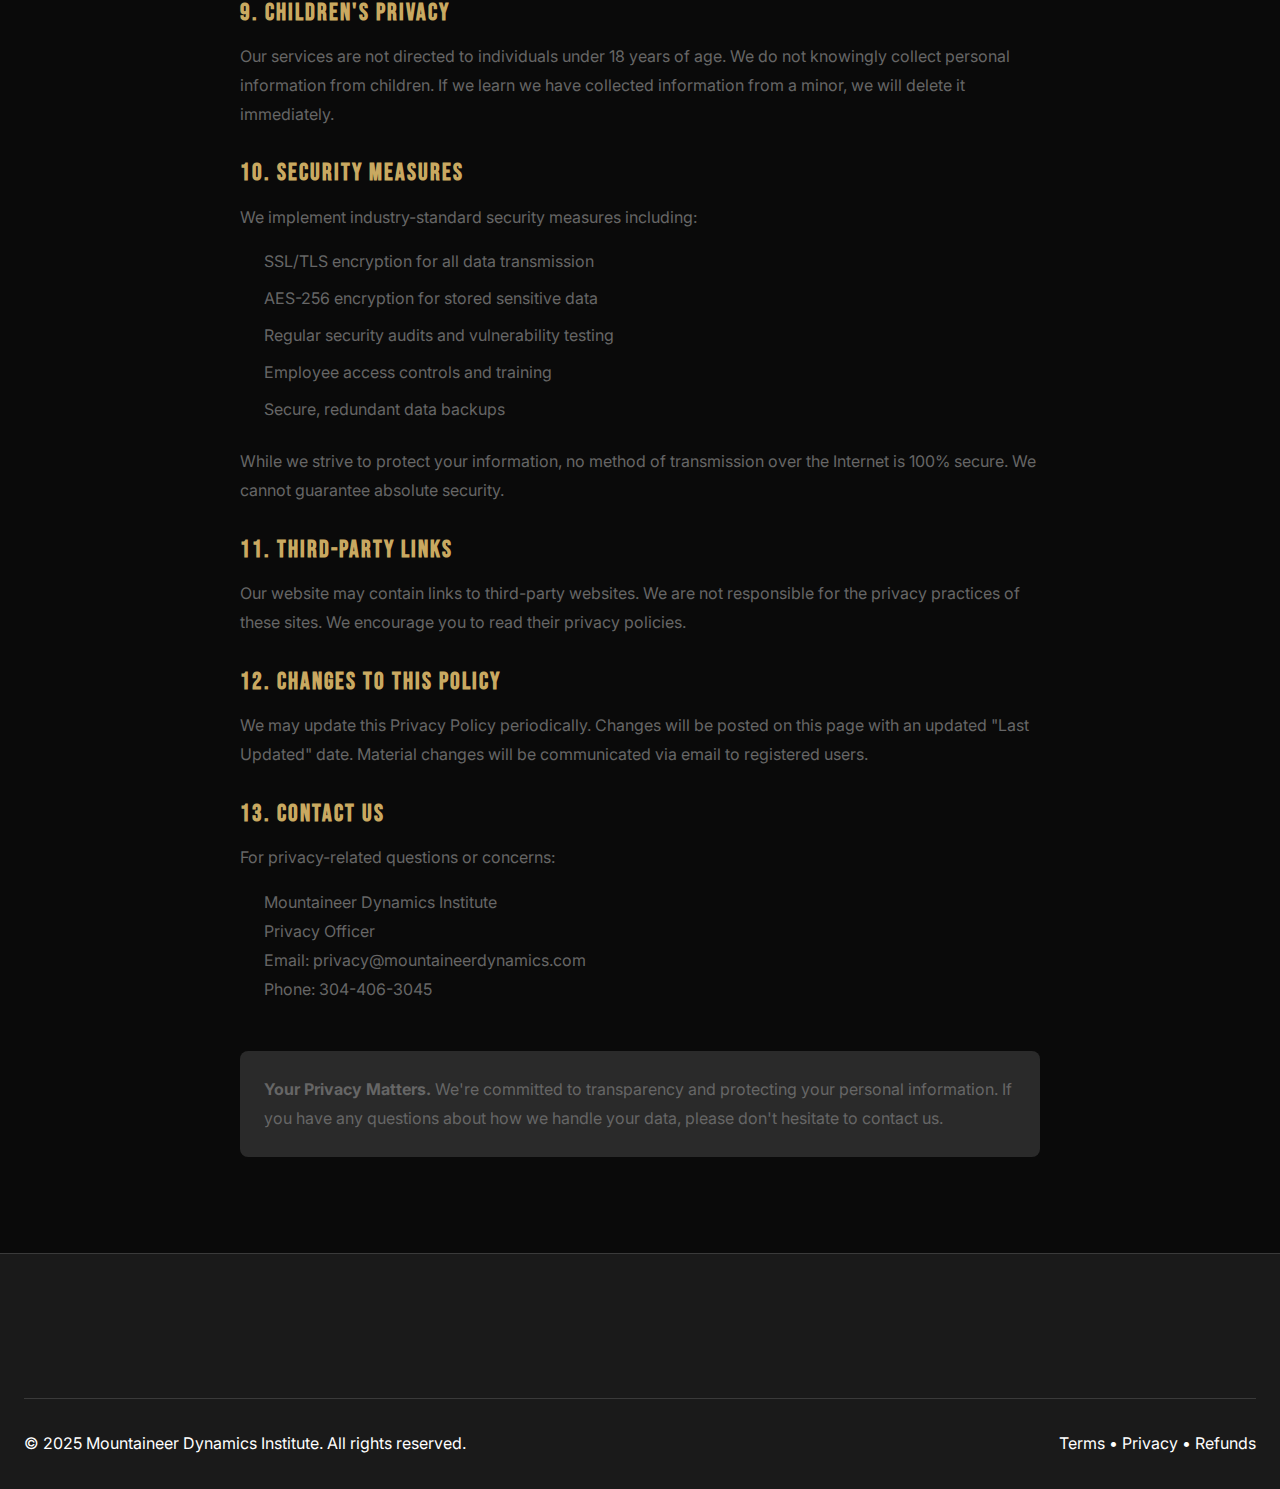
<file: pages/legal/privacy.html>
<!DOCTYPE html>
<html lang="en">
<head>
    <meta charset="UTF-8">
    <meta name="viewport" content="width=device-width, initial-scale=1.0">
    <title>Privacy Policy | Mountaineer Dynamics Institute</title>
    <link rel="preconnect" href="https://fonts.googleapis.com">
    <link rel="preconnect" href="https://fonts.gstatic.com" crossorigin>
    <link href="https://fonts.googleapis.com/css2?family=Bebas+Neue&family=Inter:wght@300;400;500;600;700&display=swap" rel="stylesheet">
    <link rel="stylesheet" href="../../css/styles.css">
    <style>
        .legal-content {
            max-width: 800px;
            margin: 0 auto;
        }
        .legal-content h2 {
            font-family: var(--font-display);
            font-size: 1.5rem;
            color: var(--mdi-gold);
            margin-top: 2rem;
            margin-bottom: 1rem;
        }
        .legal-content h3 {
            font-size: 1.1rem;
            color: var(--mdi-white);
            margin-top: 1.5rem;
            margin-bottom: 0.75rem;
        }
        .legal-content p, .legal-content li {
            color: var(--mdi-gray-light);
            line-height: 1.8;
            margin-bottom: 1rem;
        }
        .legal-content ul, .legal-content ol {
            padding-left: 1.5rem;
            margin-bottom: 1.5rem;
        }
        .legal-content li {
            margin-bottom: 0.5rem;
        }
        .last-updated {
            color: var(--mdi-gray-light);
            font-size: 0.9rem;
            border-bottom: 1px solid var(--mdi-gray);
            padding-bottom: 1rem;
            margin-bottom: 2rem;
        }
        .data-table {
            width: 100%;
            border-collapse: collapse;
            margin: 1rem 0;
        }
        .data-table th, .data-table td {
            padding: 0.75rem;
            border: 1px solid var(--mdi-gray);
            text-align: left;
        }
        .data-table th {
            background: var(--mdi-gray-dark);
            color: var(--mdi-gold);
        }
        .data-table td {
            color: var(--mdi-gray-light);
        }
    </style>
</head>
<body>
    <!-- Navigation -->
    <nav class="navbar scrolled" id="navbar">
        <div class="navbar-container">
            <a href="../../index.html" class="logo">
                <div>
                    <div class="logo-text">MDI</div>
                    <div class="logo-tagline">Mountaineer Dynamics</div>
                </div>
            </a>
            <div class="nav-links" id="navLinks">
                <a href="../courses.html" class="nav-link">Courses</a>
                <a href="../schedule.html" class="nav-link">Schedule</a>
                <a href="../about.html" class="nav-link">About</a>
                <a href="../contact.html" class="nav-link">Contact</a>
            </div>
        </div>
    </nav>

    <!-- Content -->
    <section class="section section-dark" style="padding-top: 7rem;">
        <div class="container">
            <div class="legal-content">
                <h1 style="font-family: var(--font-display); font-size: 2.5rem; margin-bottom: 0.5rem;">
                    PRIVACY <span class="gold">POLICY</span>
                </h1>
                <p class="last-updated">Last Updated: January 1, 2025</p>
                
                <p>
                    Mountaineer Dynamics Institute ("MDI," "we," "us," or "our") is committed to protecting 
                    your privacy. This Privacy Policy explains how we collect, use, disclose, and safeguard 
                    your information when you visit our website or use our services.
                </p>
                
                <h2>1. INFORMATION WE COLLECT</h2>
                
                <h3>Personal Information You Provide</h3>
                <p>When you register for courses or create an account, we collect:</p>
                <ul>
                    <li>Name, email address, phone number</li>
                    <li>Date of birth (for age verification)</li>
                    <li>Billing address</li>
                    <li>Government-issued ID (for legal compliance)</li>
                    <li>Emergency contact information</li>
                    <li>Payment information (processed securely by our payment processors)</li>
                </ul>
                
                <h3>Information Collected Automatically</h3>
                <p>We automatically collect certain technical information:</p>
                <ul>
                    <li>IP address and browser type</li>
                    <li>Device information and operating system</li>
                    <li>Pages visited and time spent on site</li>
                    <li>Referring website or source</li>
                </ul>
                
                <h2>2. HOW WE USE YOUR INFORMATION</h2>
                <table class="data-table">
                    <tr>
                        <th>Purpose</th>
                        <th>Data Used</th>
                    </tr>
                    <tr>
                        <td>Process course registrations</td>
                        <td>Name, contact info, payment data</td>
                    </tr>
                    <tr>
                        <td>Verify age eligibility</td>
                        <td>Date of birth, government ID</td>
                    </tr>
                    <tr>
                        <td>Send course confirmations & updates</td>
                        <td>Email address, phone number</td>
                    </tr>
                    <tr>
                        <td>Emergency contact during training</td>
                        <td>Emergency contact info</td>
                    </tr>
                    <tr>
                        <td>Improve our website and services</td>
                        <td>Usage data, analytics</td>
                    </tr>
                    <tr>
                        <td>Marketing (with consent)</td>
                        <td>Email address</td>
                    </tr>
                </table>
                
                <h2>3. ID VERIFICATION & DOCUMENT HANDLING</h2>
                <p>
                    Due to legal requirements for firearms training, we collect and verify government-issued 
                    identification. Here's how we handle your ID:
                </p>
                <ul>
                    <li><strong>Encryption:</strong> All ID images are encrypted at rest and in transit using AES-256</li>
                    <li><strong>Access:</strong> Only authorized personnel can access ID documents for verification</li>
                    <li><strong>Retention:</strong> ID images are automatically deleted 30 days after your course</li>
                    <li><strong>No Sharing:</strong> We never sell or share ID information with third parties</li>
                </ul>
                
                <h2>4. PAYMENT SECURITY</h2>
                <p>
                    We use industry-standard payment processors (Authorize.Net and PaymentCloud) that are 
                    PCI DSS compliant. We do not store your full credit card number on our servers. Only 
                    the last four digits are retained for transaction reference.
                </p>
                
                <h2>5. DATA SHARING</h2>
                <p>We may share your information only in the following circumstances:</p>
                <ul>
                    <li><strong>Service Providers:</strong> Payment processors, email services, and hosting 
                        providers who assist our operations</li>
                    <li><strong>Legal Compliance:</strong> When required by law, court order, or government 
                        investigation</li>
                    <li><strong>Safety:</strong> When necessary to protect public safety or prevent harm</li>
                    <li><strong>Business Transfer:</strong> In connection with a merger, acquisition, or sale 
                        of assets (you will be notified)</li>
                </ul>
                <p>
                    <strong>We never sell your personal information to third parties.</strong>
                </p>
                
                <h2>6. COOKIES & TRACKING</h2>
                <p>Our website uses cookies for:</p>
                <ul>
                    <li><strong>Essential Cookies:</strong> Required for site functionality (shopping cart, login)</li>
                    <li><strong>Analytics Cookies:</strong> Help us understand how visitors use our site (Google Analytics)</li>
                    <li><strong>Marketing Cookies:</strong> Used for retargeting ads (only with consent)</li>
                </ul>
                <p>
                    You can control cookies through your browser settings. Disabling essential cookies may 
                    affect site functionality.
                </p>
                
                <h2>7. YOUR RIGHTS</h2>
                <p>You have the right to:</p>
                <ul>
                    <li><strong>Access:</strong> Request a copy of your personal data</li>
                    <li><strong>Correction:</strong> Update inaccurate information</li>
                    <li><strong>Deletion:</strong> Request deletion of your data (subject to legal retention requirements)</li>
                    <li><strong>Opt-out:</strong> Unsubscribe from marketing emails at any time</li>
                    <li><strong>Portability:</strong> Receive your data in a portable format</li>
                </ul>
                <p>
                    To exercise these rights, contact us at privacy@mountaineerdynamics.com.
                </p>
                
                <h2>8. DATA RETENTION</h2>
                <table class="data-table">
                    <tr>
                        <th>Data Type</th>
                        <th>Retention Period</th>
                    </tr>
                    <tr>
                        <td>Account information</td>
                        <td>Until account deletion request</td>
                    </tr>
                    <tr>
                        <td>Course registration records</td>
                        <td>7 years (tax/legal requirements)</td>
                    </tr>
                    <tr>
                        <td>Government ID images</td>
                        <td>30 days after course completion</td>
                    </tr>
                    <tr>
                        <td>Waiver/release forms</td>
                        <td>7 years (legal liability)</td>
                    </tr>
                    <tr>
                        <td>Payment transaction records</td>
                        <td>7 years (tax requirements)</td>
                    </tr>
                </table>
                
                <h2>9. CHILDREN'S PRIVACY</h2>
                <p>
                    Our services are not directed to individuals under 18 years of age. We do not knowingly 
                    collect personal information from children. If we learn we have collected information 
                    from a minor, we will delete it immediately.
                </p>
                
                <h2>10. SECURITY MEASURES</h2>
                <p>We implement industry-standard security measures including:</p>
                <ul>
                    <li>SSL/TLS encryption for all data transmission</li>
                    <li>AES-256 encryption for stored sensitive data</li>
                    <li>Regular security audits and vulnerability testing</li>
                    <li>Employee access controls and training</li>
                    <li>Secure, redundant data backups</li>
                </ul>
                <p>
                    While we strive to protect your information, no method of transmission over the Internet 
                    is 100% secure. We cannot guarantee absolute security.
                </p>
                
                <h2>11. THIRD-PARTY LINKS</h2>
                <p>
                    Our website may contain links to third-party websites. We are not responsible for the 
                    privacy practices of these sites. We encourage you to read their privacy policies.
                </p>
                
                <h2>12. CHANGES TO THIS POLICY</h2>
                <p>
                    We may update this Privacy Policy periodically. Changes will be posted on this page 
                    with an updated "Last Updated" date. Material changes will be communicated via email 
                    to registered users.
                </p>
                
                <h2>13. CONTACT US</h2>
                <p>For privacy-related questions or concerns:</p>
                <p style="padding-left: 1.5rem;">
                    Mountaineer Dynamics Institute<br>
                    Privacy Officer<br>
                    Email: privacy@mountaineerdynamics.com<br>
                    Phone: 304-406-3045
                </p>
                
                <div style="margin-top: 3rem; padding: 1.5rem; background: var(--mdi-gray-dark); border-radius: var(--radius-md);">
                    <p style="margin-bottom: 0;">
                        <strong>Your Privacy Matters.</strong> We're committed to transparency and protecting 
                        your personal information. If you have any questions about how we handle your data, 
                        please don't hesitate to contact us.
                    </p>
                </div>
            </div>
        </div>
    </section>

    <!-- Footer -->
    <footer class="footer">
        <div class="container">
            <div class="footer-bottom">
                <p>&copy; 2025 Mountaineer Dynamics Institute. All rights reserved.</p>
                <p>
                    <a href="terms.html">Terms</a> • 
                    <a href="privacy.html">Privacy</a> • 
                    <a href="refunds.html">Refunds</a>
                </p>
            </div>
        </div>
    </footer>

    <script src="../../js/main.js"></script>
</body>
</html>
</file>
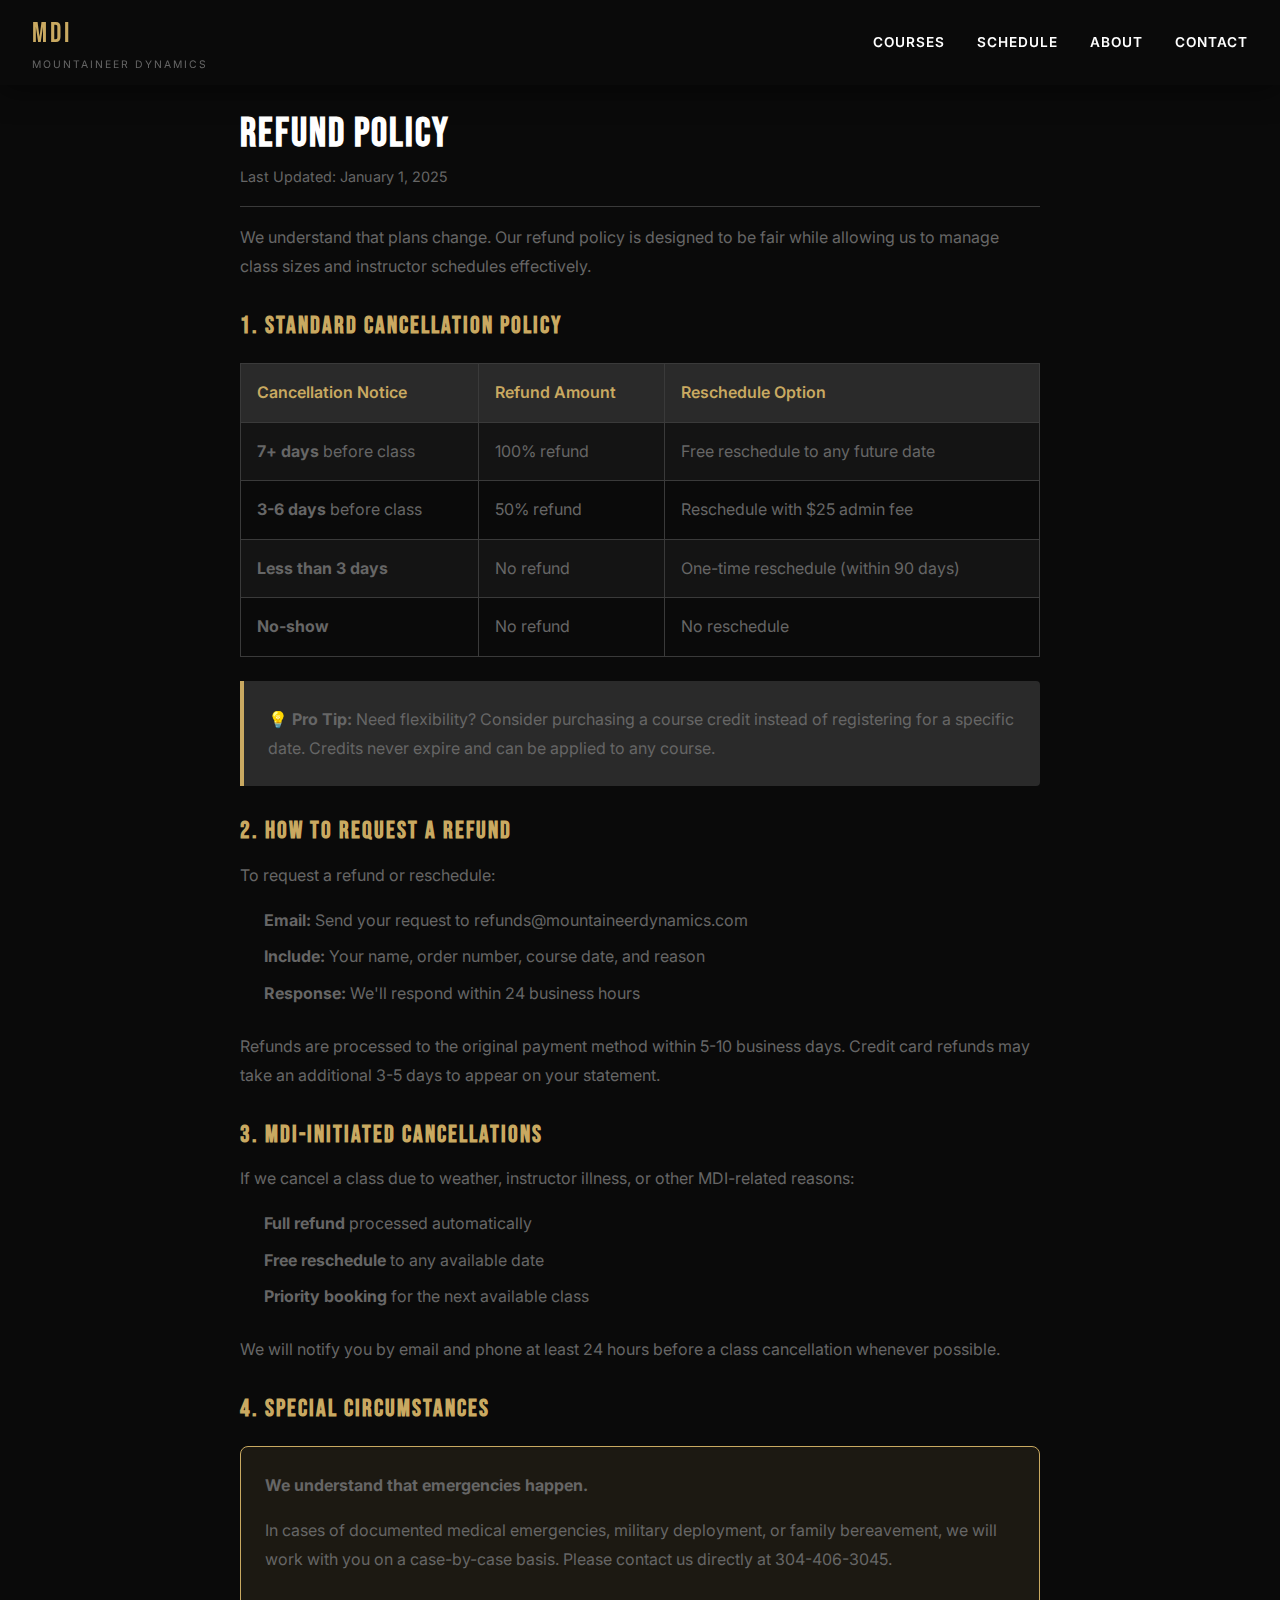
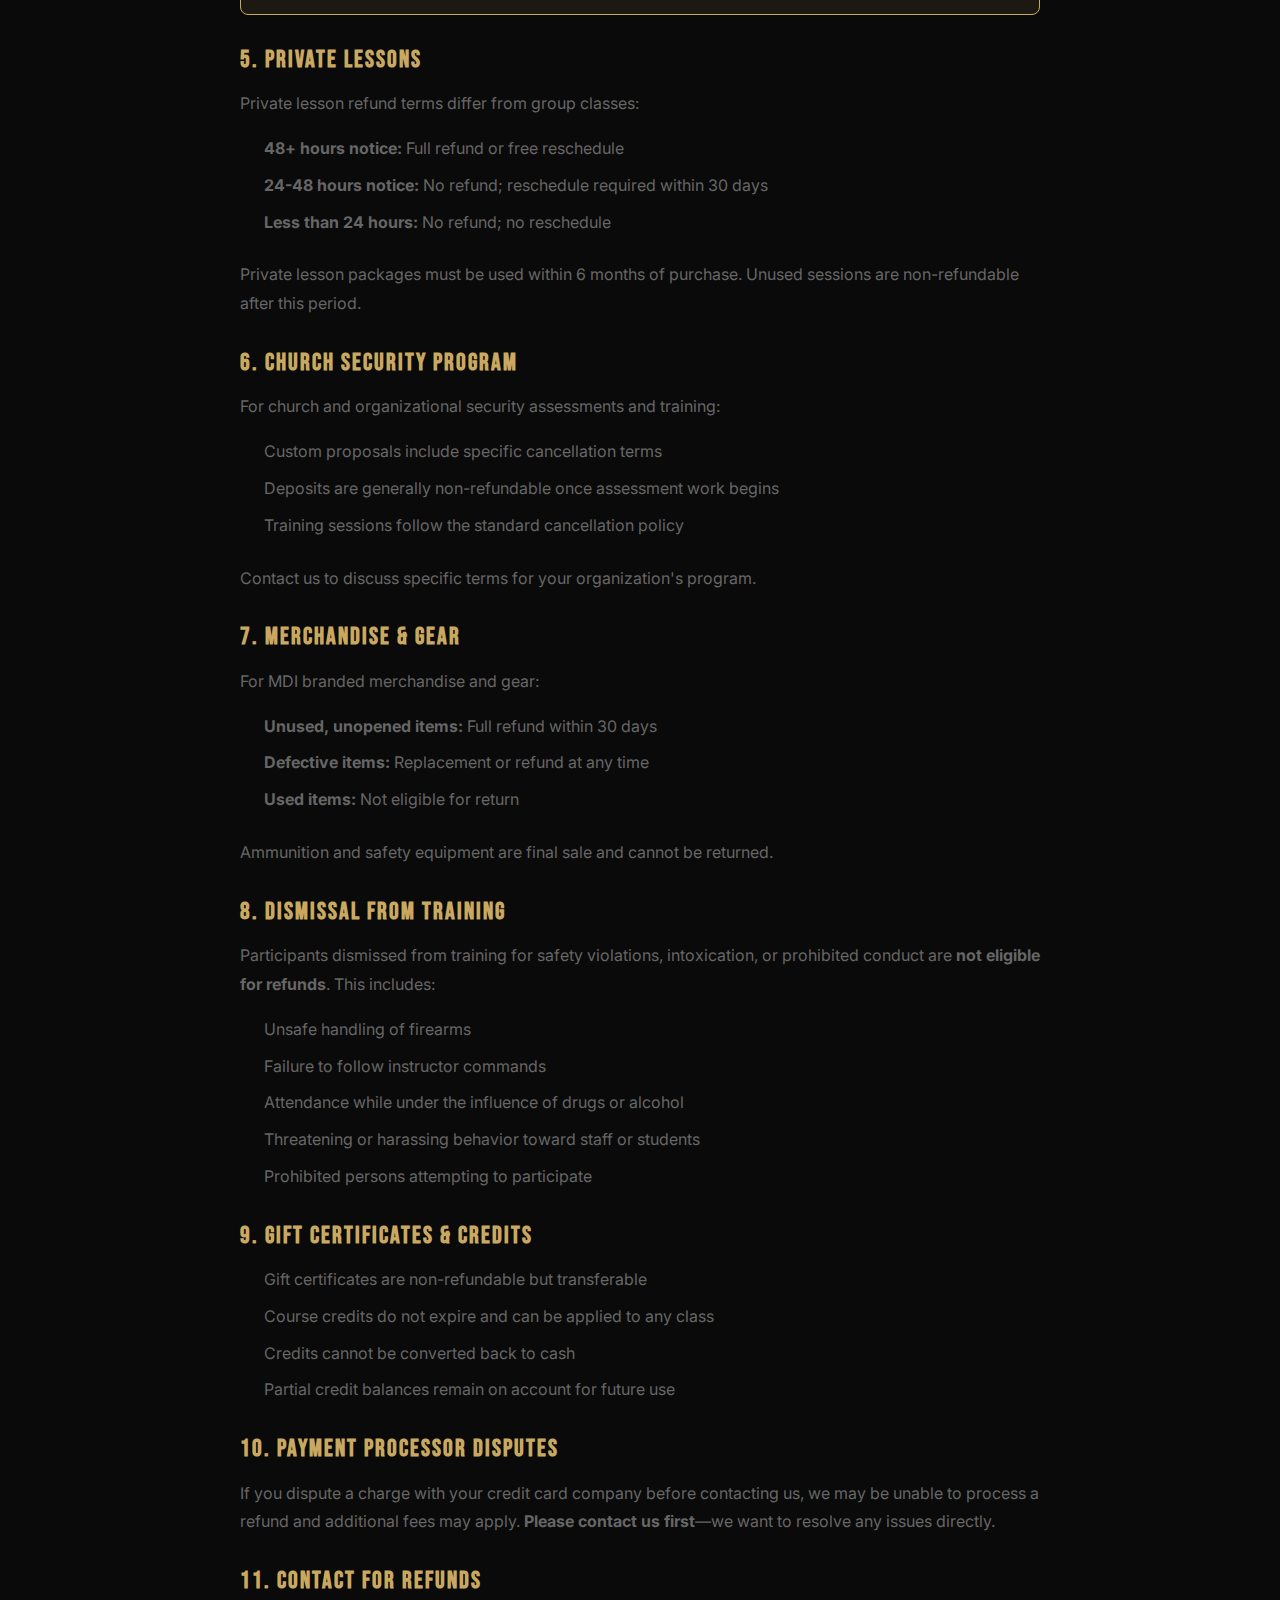
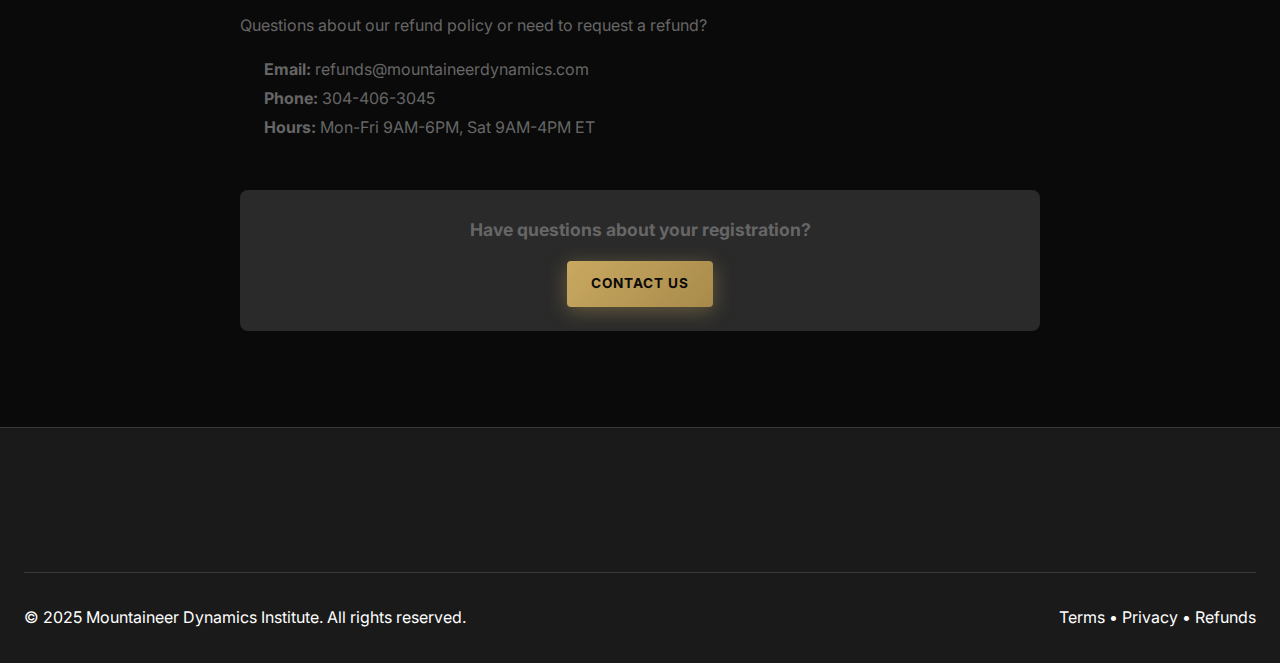
<file: pages/legal/refunds.html>
<!DOCTYPE html>
<html lang="en">
<head>
    <meta charset="UTF-8">
    <meta name="viewport" content="width=device-width, initial-scale=1.0">
    <title>Refund Policy | Mountaineer Dynamics Institute</title>
    <link rel="preconnect" href="https://fonts.googleapis.com">
    <link rel="preconnect" href="https://fonts.gstatic.com" crossorigin>
    <link href="https://fonts.googleapis.com/css2?family=Bebas+Neue&family=Inter:wght@300;400;500;600;700&display=swap" rel="stylesheet">
    <link rel="stylesheet" href="../../css/styles.css">
    <style>
        .legal-content {
            max-width: 800px;
            margin: 0 auto;
        }
        .legal-content h2 {
            font-family: var(--font-display);
            font-size: 1.5rem;
            color: var(--mdi-gold);
            margin-top: 2rem;
            margin-bottom: 1rem;
        }
        .legal-content p, .legal-content li {
            color: var(--mdi-gray-light);
            line-height: 1.8;
            margin-bottom: 1rem;
        }
        .legal-content ul, .legal-content ol {
            padding-left: 1.5rem;
            margin-bottom: 1.5rem;
        }
        .legal-content li {
            margin-bottom: 0.5rem;
        }
        .last-updated {
            color: var(--mdi-gray-light);
            font-size: 0.9rem;
            border-bottom: 1px solid var(--mdi-gray);
            padding-bottom: 1rem;
            margin-bottom: 2rem;
        }
        .refund-table {
            width: 100%;
            border-collapse: collapse;
            margin: 1.5rem 0;
        }
        .refund-table th, .refund-table td {
            padding: 1rem;
            border: 1px solid var(--mdi-gray);
            text-align: left;
        }
        .refund-table th {
            background: var(--mdi-gray-dark);
            color: var(--mdi-gold);
            font-weight: 600;
        }
        .refund-table td {
            color: var(--mdi-gray-light);
        }
        .refund-table tr:nth-child(even) td {
            background: rgba(30, 30, 30, 0.5);
        }
        .highlight-box {
            background: var(--mdi-gray-dark);
            border-left: 4px solid var(--mdi-gold);
            padding: 1.5rem;
            margin: 1.5rem 0;
            border-radius: 0 var(--radius-sm) var(--radius-sm) 0;
        }
        .highlight-box p {
            margin-bottom: 0;
        }
        .exception-box {
            background: rgba(201, 169, 97, 0.1);
            border: 1px solid var(--mdi-gold);
            padding: 1.5rem;
            margin: 1.5rem 0;
            border-radius: var(--radius-md);
        }
    </style>
</head>
<body>
    <!-- Navigation -->
    <nav class="navbar scrolled" id="navbar">
        <div class="navbar-container">
            <a href="../../index.html" class="logo">
                <div>
                    <div class="logo-text">MDI</div>
                    <div class="logo-tagline">Mountaineer Dynamics</div>
                </div>
            </a>
            <div class="nav-links" id="navLinks">
                <a href="../courses.html" class="nav-link">Courses</a>
                <a href="../schedule.html" class="nav-link">Schedule</a>
                <a href="../about.html" class="nav-link">About</a>
                <a href="../contact.html" class="nav-link">Contact</a>
            </div>
        </div>
    </nav>

    <!-- Content -->
    <section class="section section-dark" style="padding-top: 7rem;">
        <div class="container">
            <div class="legal-content">
                <h1 style="font-family: var(--font-display); font-size: 2.5rem; margin-bottom: 0.5rem;">
                    REFUND <span class="gold">POLICY</span>
                </h1>
                <p class="last-updated">Last Updated: January 1, 2025</p>
                
                <p>
                    We understand that plans change. Our refund policy is designed to be fair while 
                    allowing us to manage class sizes and instructor schedules effectively.
                </p>
                
                <h2>1. STANDARD CANCELLATION POLICY</h2>
                <table class="refund-table">
                    <tr>
                        <th>Cancellation Notice</th>
                        <th>Refund Amount</th>
                        <th>Reschedule Option</th>
                    </tr>
                    <tr>
                        <td><strong>7+ days</strong> before class</td>
                        <td>100% refund</td>
                        <td>Free reschedule to any future date</td>
                    </tr>
                    <tr>
                        <td><strong>3-6 days</strong> before class</td>
                        <td>50% refund</td>
                        <td>Reschedule with $25 admin fee</td>
                    </tr>
                    <tr>
                        <td><strong>Less than 3 days</strong></td>
                        <td>No refund</td>
                        <td>One-time reschedule (within 90 days)</td>
                    </tr>
                    <tr>
                        <td><strong>No-show</strong></td>
                        <td>No refund</td>
                        <td>No reschedule</td>
                    </tr>
                </table>
                
                <div class="highlight-box">
                    <p>
                        <strong>💡 Pro Tip:</strong> Need flexibility? Consider purchasing a course credit 
                        instead of registering for a specific date. Credits never expire and can be applied 
                        to any course.
                    </p>
                </div>
                
                <h2>2. HOW TO REQUEST A REFUND</h2>
                <p>To request a refund or reschedule:</p>
                <ol>
                    <li><strong>Email:</strong> Send your request to refunds@mountaineerdynamics.com</li>
                    <li><strong>Include:</strong> Your name, order number, course date, and reason</li>
                    <li><strong>Response:</strong> We'll respond within 24 business hours</li>
                </ol>
                <p>
                    Refunds are processed to the original payment method within 5-10 business days. 
                    Credit card refunds may take an additional 3-5 days to appear on your statement.
                </p>
                
                <h2>3. MDI-INITIATED CANCELLATIONS</h2>
                <p>
                    If we cancel a class due to weather, instructor illness, or other MDI-related reasons:
                </p>
                <ul>
                    <li><strong>Full refund</strong> processed automatically</li>
                    <li><strong>Free reschedule</strong> to any available date</li>
                    <li><strong>Priority booking</strong> for the next available class</li>
                </ul>
                <p>
                    We will notify you by email and phone at least 24 hours before a class cancellation 
                    whenever possible.
                </p>
                
                <h2>4. SPECIAL CIRCUMSTANCES</h2>
                <div class="exception-box">
                    <p><strong>We understand that emergencies happen.</strong></p>
                    <p style="margin-top: 0.5rem;">
                        In cases of documented medical emergencies, military deployment, or family bereavement, 
                        we will work with you on a case-by-case basis. Please contact us directly at 
                        304-406-3045.
                    </p>
                </div>
                
                <h2>5. PRIVATE LESSONS</h2>
                <p>Private lesson refund terms differ from group classes:</p>
                <ul>
                    <li><strong>48+ hours notice:</strong> Full refund or free reschedule</li>
                    <li><strong>24-48 hours notice:</strong> No refund; reschedule required within 30 days</li>
                    <li><strong>Less than 24 hours:</strong> No refund; no reschedule</li>
                </ul>
                <p>
                    Private lesson packages must be used within 6 months of purchase. Unused sessions 
                    are non-refundable after this period.
                </p>
                
                <h2>6. CHURCH SECURITY PROGRAM</h2>
                <p>
                    For church and organizational security assessments and training:
                </p>
                <ul>
                    <li>Custom proposals include specific cancellation terms</li>
                    <li>Deposits are generally non-refundable once assessment work begins</li>
                    <li>Training sessions follow the standard cancellation policy</li>
                </ul>
                <p>
                    Contact us to discuss specific terms for your organization's program.
                </p>
                
                <h2>7. MERCHANDISE & GEAR</h2>
                <p>For MDI branded merchandise and gear:</p>
                <ul>
                    <li><strong>Unused, unopened items:</strong> Full refund within 30 days</li>
                    <li><strong>Defective items:</strong> Replacement or refund at any time</li>
                    <li><strong>Used items:</strong> Not eligible for return</li>
                </ul>
                <p>Ammunition and safety equipment are final sale and cannot be returned.</p>
                
                <h2>8. DISMISSAL FROM TRAINING</h2>
                <p>
                    Participants dismissed from training for safety violations, intoxication, or 
                    prohibited conduct are <strong>not eligible for refunds</strong>. This includes:
                </p>
                <ul>
                    <li>Unsafe handling of firearms</li>
                    <li>Failure to follow instructor commands</li>
                    <li>Attendance while under the influence of drugs or alcohol</li>
                    <li>Threatening or harassing behavior toward staff or students</li>
                    <li>Prohibited persons attempting to participate</li>
                </ul>
                
                <h2>9. GIFT CERTIFICATES & CREDITS</h2>
                <ul>
                    <li>Gift certificates are non-refundable but transferable</li>
                    <li>Course credits do not expire and can be applied to any class</li>
                    <li>Credits cannot be converted back to cash</li>
                    <li>Partial credit balances remain on account for future use</li>
                </ul>
                
                <h2>10. PAYMENT PROCESSOR DISPUTES</h2>
                <p>
                    If you dispute a charge with your credit card company before contacting us, we may 
                    be unable to process a refund and additional fees may apply. <strong>Please contact us 
                    first</strong>—we want to resolve any issues directly.
                </p>
                
                <h2>11. CONTACT FOR REFUNDS</h2>
                <p>Questions about our refund policy or need to request a refund?</p>
                <p style="padding-left: 1.5rem;">
                    <strong>Email:</strong> refunds@mountaineerdynamics.com<br>
                    <strong>Phone:</strong> 304-406-3045<br>
                    <strong>Hours:</strong> Mon-Fri 9AM-6PM, Sat 9AM-4PM ET
                </p>
                
                <div style="margin-top: 3rem; padding: 1.5rem; background: var(--mdi-gray-dark); border-radius: var(--radius-md); text-align: center;">
                    <p style="font-size: 1.1rem; margin-bottom: 1rem;">
                        <strong>Have questions about your registration?</strong>
                    </p>
                    <a href="../contact.html" class="btn btn-primary">Contact Us</a>
                </div>
            </div>
        </div>
    </section>

    <!-- Footer -->
    <footer class="footer">
        <div class="container">
            <div class="footer-bottom">
                <p>&copy; 2025 Mountaineer Dynamics Institute. All rights reserved.</p>
                <p>
                    <a href="terms.html">Terms</a> • 
                    <a href="privacy.html">Privacy</a> • 
                    <a href="refunds.html">Refunds</a>
                </p>
            </div>
        </div>
    </footer>

    <script src="../../js/main.js"></script>
</body>
</html>
</file>
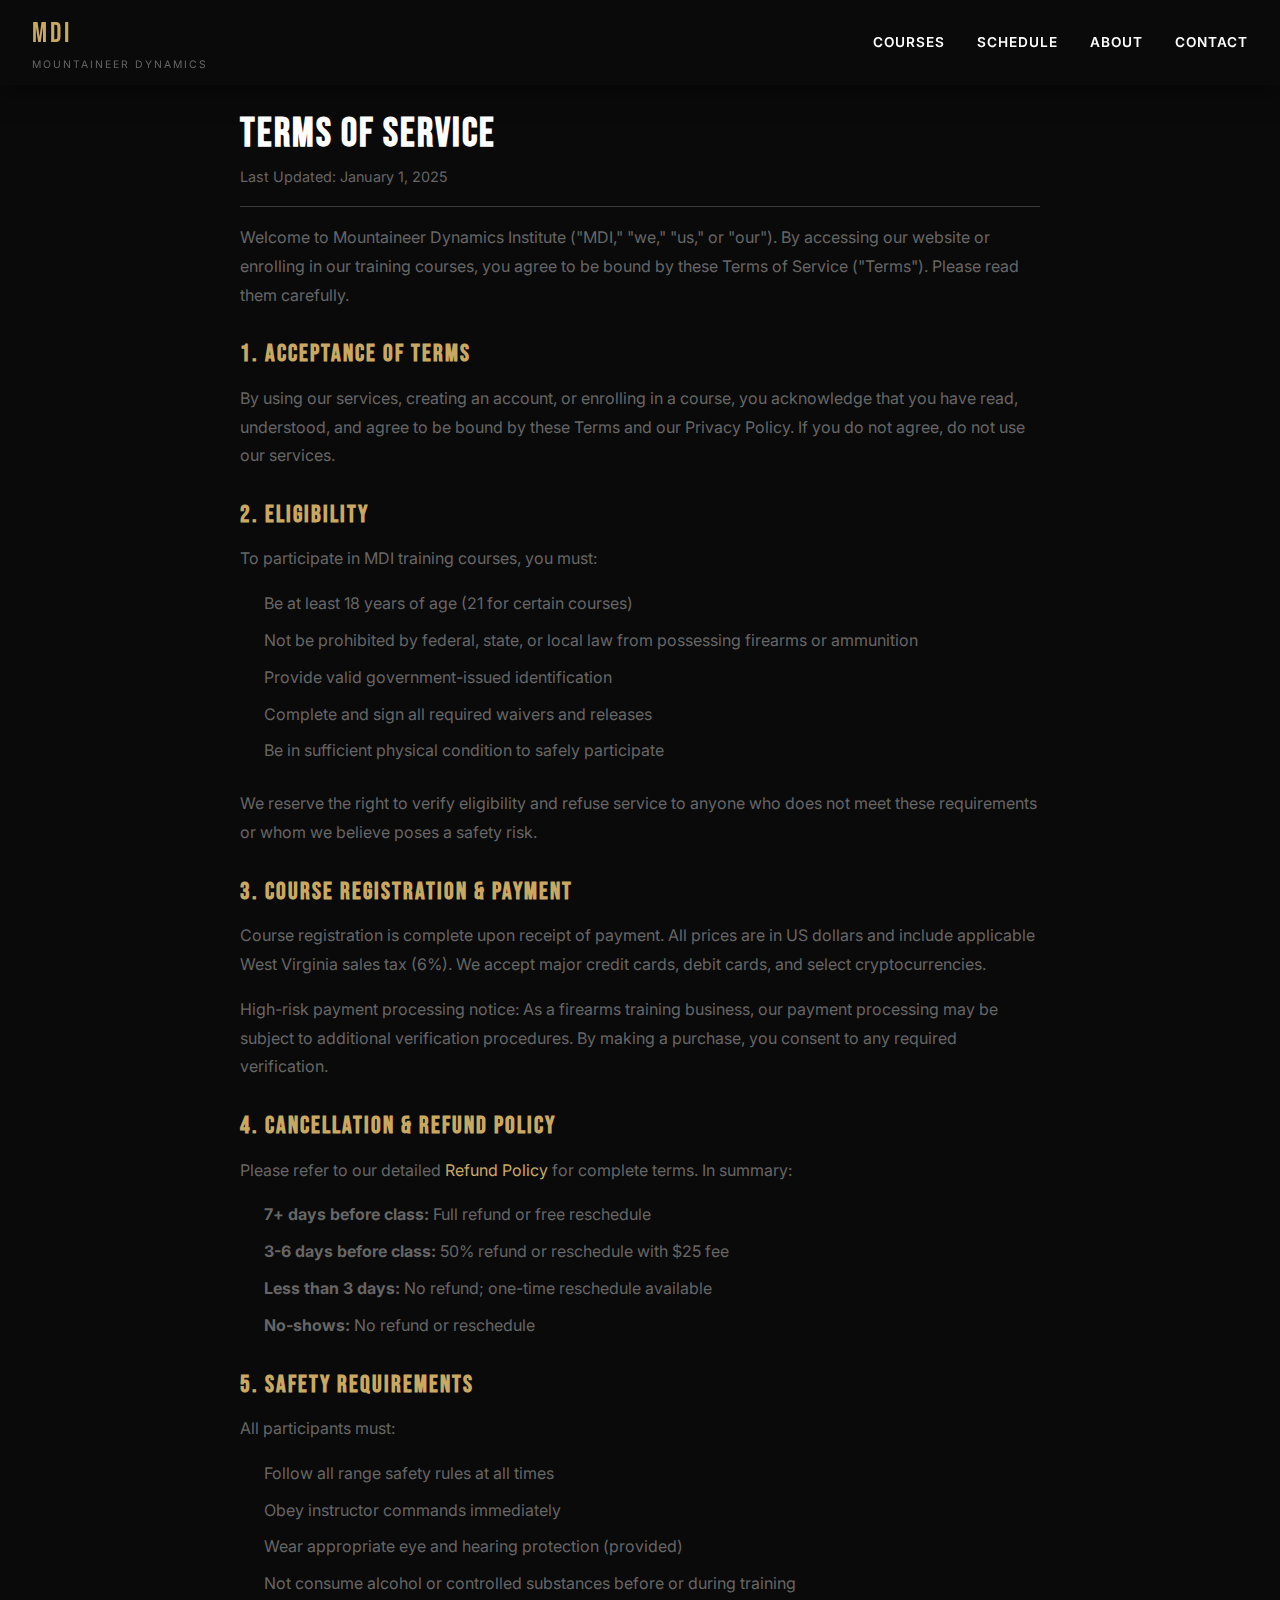
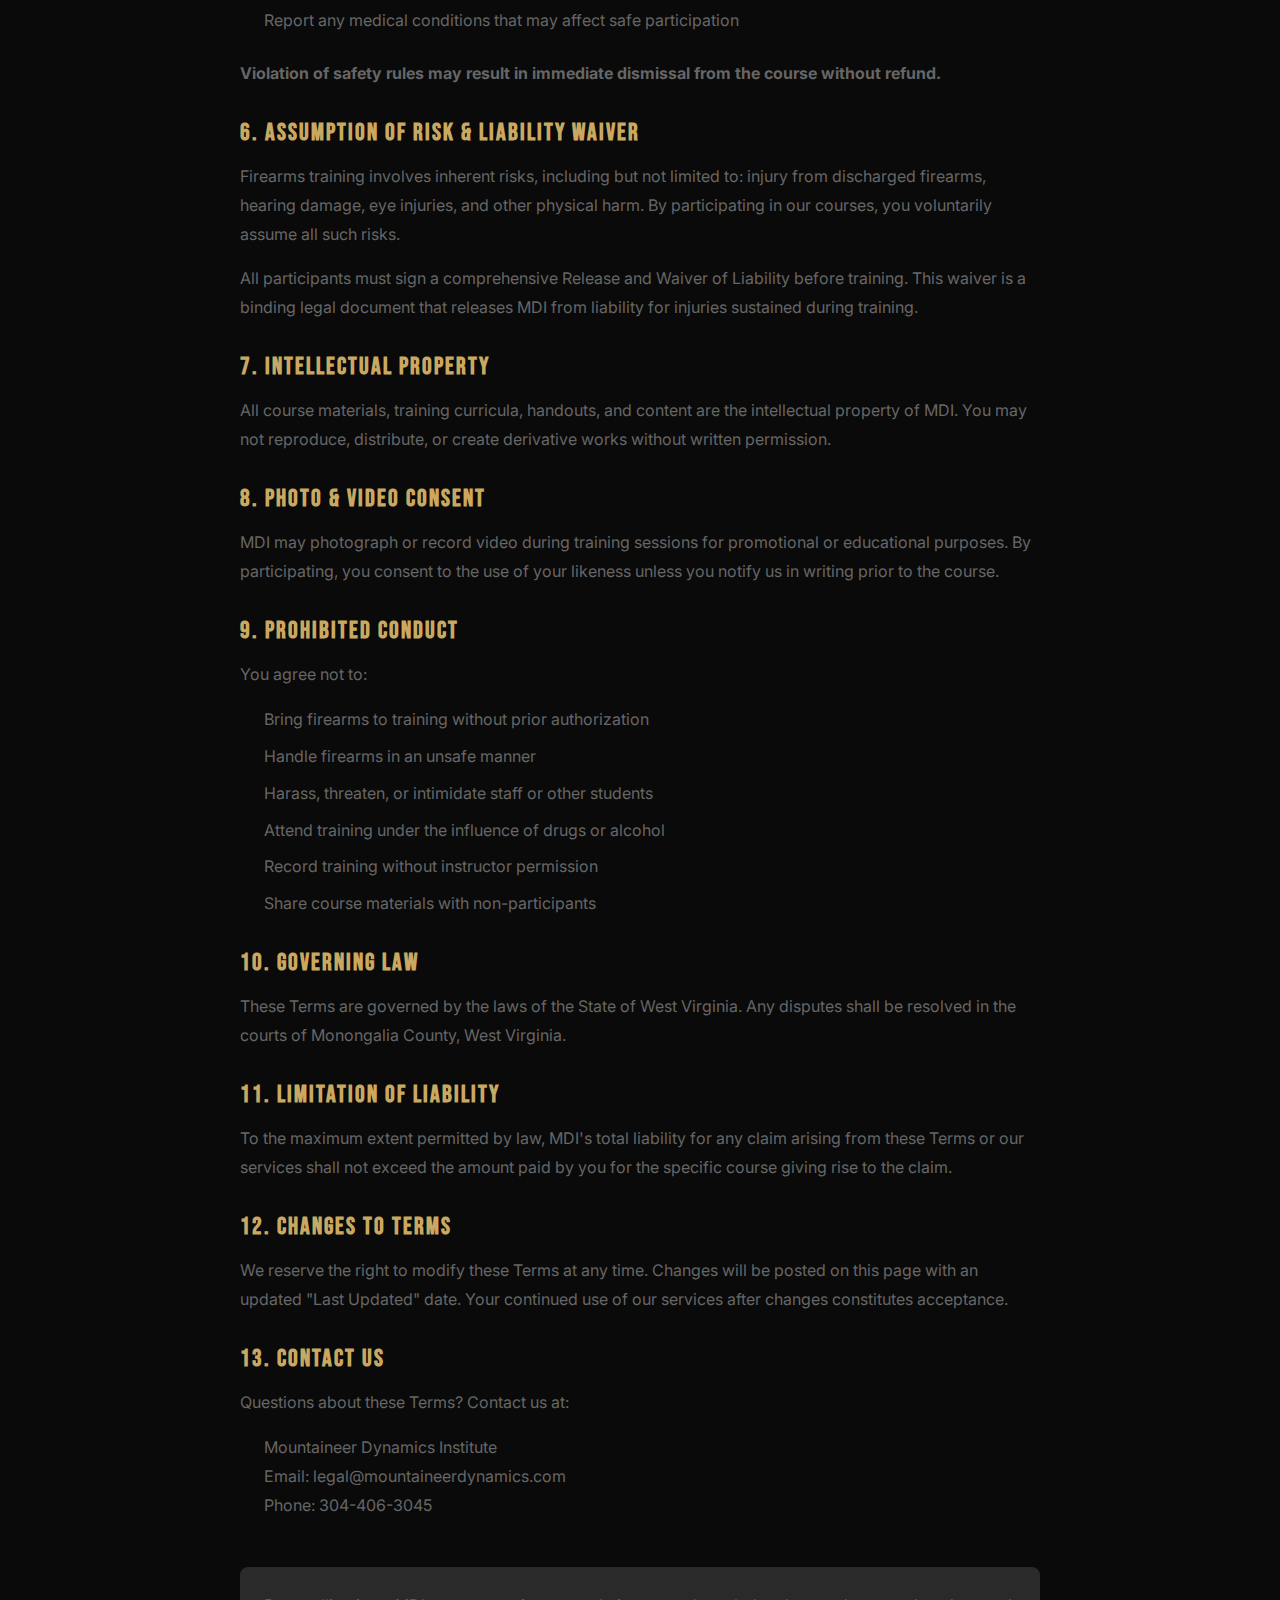
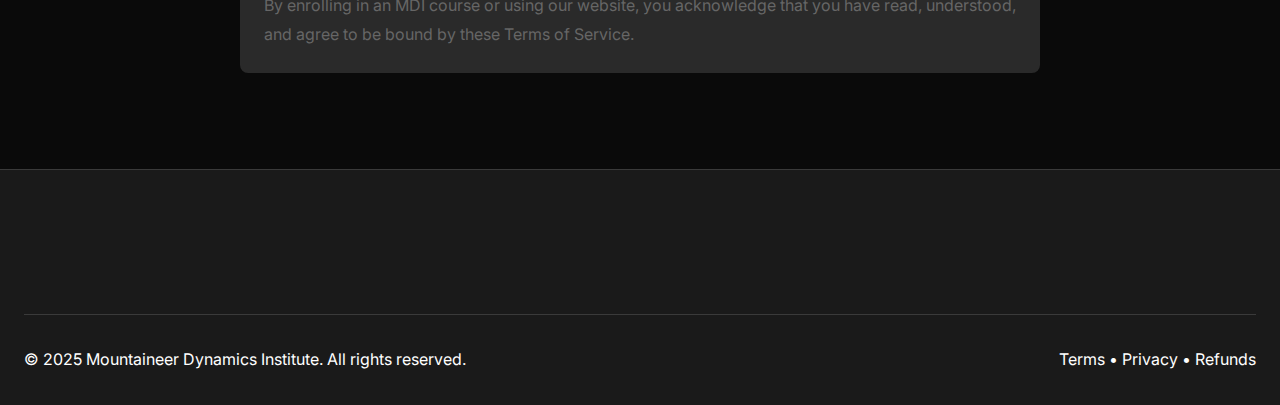
<file: pages/legal/terms.html>
<!DOCTYPE html>
<html lang="en">
<head>
    <meta charset="UTF-8">
    <meta name="viewport" content="width=device-width, initial-scale=1.0">
    <title>Terms of Service | Mountaineer Dynamics Institute</title>
    <link rel="preconnect" href="https://fonts.googleapis.com">
    <link rel="preconnect" href="https://fonts.gstatic.com" crossorigin>
    <link href="https://fonts.googleapis.com/css2?family=Bebas+Neue&family=Inter:wght@300;400;500;600;700&display=swap" rel="stylesheet">
    <link rel="stylesheet" href="../../css/styles.css">
    <style>
        .legal-content {
            max-width: 800px;
            margin: 0 auto;
        }
        .legal-content h2 {
            font-family: var(--font-display);
            font-size: 1.5rem;
            color: var(--mdi-gold);
            margin-top: 2rem;
            margin-bottom: 1rem;
        }
        .legal-content p, .legal-content li {
            color: var(--mdi-gray-light);
            line-height: 1.8;
            margin-bottom: 1rem;
        }
        .legal-content ul, .legal-content ol {
            padding-left: 1.5rem;
            margin-bottom: 1.5rem;
        }
        .legal-content li {
            margin-bottom: 0.5rem;
        }
        .last-updated {
            color: var(--mdi-gray-light);
            font-size: 0.9rem;
            border-bottom: 1px solid var(--mdi-gray);
            padding-bottom: 1rem;
            margin-bottom: 2rem;
        }
    </style>
</head>
<body>
    <!-- Navigation -->
    <nav class="navbar scrolled" id="navbar">
        <div class="navbar-container">
            <a href="../../index.html" class="logo">
                <div>
                    <div class="logo-text">MDI</div>
                    <div class="logo-tagline">Mountaineer Dynamics</div>
                </div>
            </a>
            <div class="nav-links" id="navLinks">
                <a href="../courses.html" class="nav-link">Courses</a>
                <a href="../schedule.html" class="nav-link">Schedule</a>
                <a href="../about.html" class="nav-link">About</a>
                <a href="../contact.html" class="nav-link">Contact</a>
            </div>
        </div>
    </nav>

    <!-- Content -->
    <section class="section section-dark" style="padding-top: 7rem;">
        <div class="container">
            <div class="legal-content">
                <h1 style="font-family: var(--font-display); font-size: 2.5rem; margin-bottom: 0.5rem;">
                    TERMS OF <span class="gold">SERVICE</span>
                </h1>
                <p class="last-updated">Last Updated: January 1, 2025</p>
                
                <p>
                    Welcome to Mountaineer Dynamics Institute ("MDI," "we," "us," or "our"). By accessing 
                    our website or enrolling in our training courses, you agree to be bound by these Terms 
                    of Service ("Terms"). Please read them carefully.
                </p>
                
                <h2>1. ACCEPTANCE OF TERMS</h2>
                <p>
                    By using our services, creating an account, or enrolling in a course, you acknowledge 
                    that you have read, understood, and agree to be bound by these Terms and our Privacy 
                    Policy. If you do not agree, do not use our services.
                </p>
                
                <h2>2. ELIGIBILITY</h2>
                <p>To participate in MDI training courses, you must:</p>
                <ul>
                    <li>Be at least 18 years of age (21 for certain courses)</li>
                    <li>Not be prohibited by federal, state, or local law from possessing firearms or ammunition</li>
                    <li>Provide valid government-issued identification</li>
                    <li>Complete and sign all required waivers and releases</li>
                    <li>Be in sufficient physical condition to safely participate</li>
                </ul>
                <p>
                    We reserve the right to verify eligibility and refuse service to anyone who does not 
                    meet these requirements or whom we believe poses a safety risk.
                </p>
                
                <h2>3. COURSE REGISTRATION & PAYMENT</h2>
                <p>
                    Course registration is complete upon receipt of payment. All prices are in US dollars 
                    and include applicable West Virginia sales tax (6%). We accept major credit cards, 
                    debit cards, and select cryptocurrencies.
                </p>
                <p>
                    High-risk payment processing notice: As a firearms training business, our payment 
                    processing may be subject to additional verification procedures. By making a purchase, 
                    you consent to any required verification.
                </p>
                
                <h2>4. CANCELLATION & REFUND POLICY</h2>
                <p>Please refer to our detailed <a href="refunds.html" style="color: var(--mdi-gold);">Refund Policy</a> for complete terms. In summary:</p>
                <ul>
                    <li><strong>7+ days before class:</strong> Full refund or free reschedule</li>
                    <li><strong>3-6 days before class:</strong> 50% refund or reschedule with $25 fee</li>
                    <li><strong>Less than 3 days:</strong> No refund; one-time reschedule available</li>
                    <li><strong>No-shows:</strong> No refund or reschedule</li>
                </ul>
                
                <h2>5. SAFETY REQUIREMENTS</h2>
                <p>All participants must:</p>
                <ul>
                    <li>Follow all range safety rules at all times</li>
                    <li>Obey instructor commands immediately</li>
                    <li>Wear appropriate eye and hearing protection (provided)</li>
                    <li>Not consume alcohol or controlled substances before or during training</li>
                    <li>Report any medical conditions that may affect safe participation</li>
                </ul>
                <p>
                    <strong>Violation of safety rules may result in immediate dismissal from the course 
                    without refund.</strong>
                </p>
                
                <h2>6. ASSUMPTION OF RISK & LIABILITY WAIVER</h2>
                <p>
                    Firearms training involves inherent risks, including but not limited to: injury from 
                    discharged firearms, hearing damage, eye injuries, and other physical harm. By 
                    participating in our courses, you voluntarily assume all such risks.
                </p>
                <p>
                    All participants must sign a comprehensive Release and Waiver of Liability before 
                    training. This waiver is a binding legal document that releases MDI from liability 
                    for injuries sustained during training.
                </p>
                
                <h2>7. INTELLECTUAL PROPERTY</h2>
                <p>
                    All course materials, training curricula, handouts, and content are the intellectual 
                    property of MDI. You may not reproduce, distribute, or create derivative works 
                    without written permission.
                </p>
                
                <h2>8. PHOTO & VIDEO CONSENT</h2>
                <p>
                    MDI may photograph or record video during training sessions for promotional or 
                    educational purposes. By participating, you consent to the use of your likeness 
                    unless you notify us in writing prior to the course.
                </p>
                
                <h2>9. PROHIBITED CONDUCT</h2>
                <p>You agree not to:</p>
                <ul>
                    <li>Bring firearms to training without prior authorization</li>
                    <li>Handle firearms in an unsafe manner</li>
                    <li>Harass, threaten, or intimidate staff or other students</li>
                    <li>Attend training under the influence of drugs or alcohol</li>
                    <li>Record training without instructor permission</li>
                    <li>Share course materials with non-participants</li>
                </ul>
                
                <h2>10. GOVERNING LAW</h2>
                <p>
                    These Terms are governed by the laws of the State of West Virginia. Any disputes 
                    shall be resolved in the courts of Monongalia County, West Virginia.
                </p>
                
                <h2>11. LIMITATION OF LIABILITY</h2>
                <p>
                    To the maximum extent permitted by law, MDI's total liability for any claim arising 
                    from these Terms or our services shall not exceed the amount paid by you for the 
                    specific course giving rise to the claim.
                </p>
                
                <h2>12. CHANGES TO TERMS</h2>
                <p>
                    We reserve the right to modify these Terms at any time. Changes will be posted on 
                    this page with an updated "Last Updated" date. Your continued use of our services 
                    after changes constitutes acceptance.
                </p>
                
                <h2>13. CONTACT US</h2>
                <p>
                    Questions about these Terms? Contact us at:
                </p>
                <p style="padding-left: 1.5rem;">
                    Mountaineer Dynamics Institute<br>
                    Email: legal@mountaineerdynamics.com<br>
                    Phone: 304-406-3045
                </p>
                
                <div style="margin-top: 3rem; padding: 1.5rem; background: var(--mdi-gray-dark); border-radius: var(--radius-md);">
                    <p style="margin-bottom: 0;">
                        By enrolling in an MDI course or using our website, you acknowledge that you have 
                        read, understood, and agree to be bound by these Terms of Service.
                    </p>
                </div>
            </div>
        </div>
    </section>

    <!-- Footer -->
    <footer class="footer">
        <div class="container">
            <div class="footer-bottom">
                <p>&copy; 2025 Mountaineer Dynamics Institute. All rights reserved.</p>
                <p>
                    <a href="terms.html">Terms</a> • 
                    <a href="privacy.html">Privacy</a> • 
                    <a href="refunds.html">Refunds</a>
                </p>
            </div>
        </div>
    </footer>

    <script src="../../js/main.js"></script>
</body>
</html>
</file>
<file: css/styles.css>
/* ============================================
   MOUNTAINEER DYNAMICS INSTITUTE
   Complete Design System & Styles
   ============================================ */

/* CSS Variables */
:root {
    /* Brand Colors */
    --mdi-gold: #c9a961;
    --mdi-gold-light: #d4b876;
    --mdi-gold-dark: #a88a4a;
    --mdi-black: #0a0a0a;
    --mdi-charcoal: #1a1a1a;
    --mdi-gray-dark: #2a2a2a;
    --mdi-gray: #3a3a3a;
    --mdi-gray-light: #666;
    --mdi-white: #ffffff;
    --mdi-off-white: #f5f5f5;
    
    /* Status Colors */
    --success: #28a745;
    --warning: #ffc107;
    --danger: #dc3545;
    --info: #17a2b8;
    
    /* Typography */
    --font-display: 'Bebas Neue', 'Impact', sans-serif;
    --font-body: 'Inter', -apple-system, BlinkMacSystemFont, 'Segoe UI', sans-serif;
    
    /* Spacing */
    --space-xs: 0.25rem;
    --space-sm: 0.5rem;
    --space-md: 1rem;
    --space-lg: 1.5rem;
    --space-xl: 2rem;
    --space-2xl: 3rem;
    --space-3xl: 4rem;
    --space-4xl: 6rem;
    
    /* Transitions */
    --transition-fast: 150ms ease;
    --transition-base: 300ms ease;
    --transition-slow: 500ms ease;
    
    /* Shadows */
    --shadow-sm: 0 1px 3px rgba(0,0,0,0.3);
    --shadow-md: 0 4px 12px rgba(0,0,0,0.4);
    --shadow-lg: 0 8px 30px rgba(0,0,0,0.5);
    --shadow-gold: 0 4px 20px rgba(201, 169, 97, 0.4);
    
    /* Border Radius */
    --radius-sm: 4px;
    --radius-md: 8px;
    --radius-lg: 12px;
    --radius-full: 9999px;
}

/* Reset & Base */
*, *::before, *::after {
    margin: 0;
    padding: 0;
    box-sizing: border-box;
}

html {
    scroll-behavior: smooth;
    font-size: 16px;
}

body {
    font-family: var(--font-body);
    background-color: var(--mdi-black);
    color: var(--mdi-white);
    line-height: 1.6;
    overflow-x: hidden;
    -webkit-font-smoothing: antialiased;
}

img {
    max-width: 100%;
    height: auto;
    display: block;
}

a {
    color: inherit;
    text-decoration: none;
}

button {
    font-family: inherit;
    cursor: pointer;
    border: none;
    background: none;
}

ul, ol {
    list-style: none;
}

/* Typography */
h1, h2, h3, h4, h5, h6 {
    font-family: var(--font-display);
    line-height: 1.1;
    letter-spacing: 2px;
}

.text-gold { color: var(--mdi-gold); }
.text-white { color: var(--mdi-white); }
.text-gray { color: var(--mdi-gray-light); }

/* ============================================
   NAVIGATION
   ============================================ */
.navbar {
    position: fixed;
    top: 0;
    left: 0;
    width: 100%;
    z-index: 1000;
    padding: 1rem 2rem;
    transition: all var(--transition-base);
    background: linear-gradient(to bottom, rgba(0,0,0,0.9), transparent);
}

.navbar.scrolled {
    background: rgba(10,10,10,0.98);
    backdrop-filter: blur(20px);
    padding: 0.75rem 2rem;
    box-shadow: 0 4px 30px rgba(0,0,0,0.5);
}

.navbar-container {
    max-width: 1400px;
    margin: 0 auto;
    display: flex;
    justify-content: space-between;
    align-items: center;
}

.logo {
    display: flex;
    align-items: center;
    gap: 0.75rem;
}

.logo-text {
    font-family: var(--font-display);
    font-size: 1.75rem;
    color: var(--mdi-gold);
    letter-spacing: 3px;
}

.logo-tagline {
    font-size: 0.65rem;
    color: var(--mdi-gray-light);
    text-transform: uppercase;
    letter-spacing: 2px;
    display: none;
}

@media (min-width: 768px) {
    .logo-tagline { display: block; }
}

.nav-links {
    display: none;
    gap: 2rem;
}

@media (min-width: 992px) {
    .nav-links { display: flex; }
}

.nav-links a {
    font-size: 0.85rem;
    font-weight: 600;
    text-transform: uppercase;
    letter-spacing: 1px;
    color: var(--mdi-white);
    transition: color var(--transition-fast);
    position: relative;
}

.nav-links a::after {
    content: '';
    position: absolute;
    bottom: -4px;
    left: 0;
    width: 0;
    height: 2px;
    background: var(--mdi-gold);
    transition: width var(--transition-base);
}

.nav-links a:hover::after {
    width: 100%;
}

.nav-links a:hover {
    color: var(--mdi-gold);
}

.nav-cta {
    display: flex;
    align-items: center;
    gap: 1rem;
}

.nav-phone {
    display: none;
    align-items: center;
    gap: 0.5rem;
    color: var(--mdi-gold);
    font-weight: 600;
}

@media (min-width: 768px) {
    .nav-phone { display: flex; }
}

.btn {
    display: inline-flex;
    align-items: center;
    justify-content: center;
    gap: 0.5rem;
    padding: 0.75rem 1.5rem;
    font-weight: 700;
    font-size: 0.85rem;
    text-transform: uppercase;
    letter-spacing: 1px;
    border-radius: var(--radius-sm);
    transition: all var(--transition-base);
}

.btn-primary {
    background: linear-gradient(135deg, var(--mdi-gold) 0%, var(--mdi-gold-dark) 100%);
    color: var(--mdi-black);
    box-shadow: var(--shadow-gold);
}

.btn-primary:hover {
    transform: translateY(-2px);
    box-shadow: 0 6px 30px rgba(201, 169, 97, 0.6);
}

.btn-outline {
    border: 2px solid var(--mdi-gold);
    color: var(--mdi-gold);
    background: transparent;
}

.btn-outline:hover {
    background: var(--mdi-gold);
    color: var(--mdi-black);
}

.btn-lg {
    padding: 1rem 2.5rem;
    font-size: 1rem;
}

/* Mobile Menu */
.mobile-menu-btn {
    display: flex;
    flex-direction: column;
    gap: 5px;
    padding: 0.5rem;
}

@media (min-width: 992px) {
    .mobile-menu-btn { display: none; }
}

.mobile-menu-btn span {
    width: 25px;
    height: 2px;
    background: var(--mdi-white);
    transition: all var(--transition-base);
}

.mobile-menu {
    position: fixed;
    top: 0;
    right: -100%;
    width: 100%;
    max-width: 400px;
    height: 100vh;
    background: var(--mdi-charcoal);
    z-index: 1001;
    padding: 5rem 2rem 2rem;
    transition: right var(--transition-base);
}

.mobile-menu.active {
    right: 0;
}

.mobile-menu-overlay {
    position: fixed;
    inset: 0;
    background: rgba(0,0,0,0.7);
    z-index: 1000;
    opacity: 0;
    visibility: hidden;
    transition: all var(--transition-base);
}

.mobile-menu-overlay.active {
    opacity: 1;
    visibility: visible;
}

.mobile-menu-close {
    position: absolute;
    top: 1.5rem;
    right: 1.5rem;
    font-size: 2rem;
    color: var(--mdi-white);
}

.mobile-nav-links {
    display: flex;
    flex-direction: column;
    gap: 1.5rem;
}

.mobile-nav-links a {
    font-size: 1.25rem;
    font-weight: 600;
    text-transform: uppercase;
    letter-spacing: 2px;
    color: var(--mdi-white);
    padding: 0.5rem 0;
    border-bottom: 1px solid var(--mdi-gray);
    transition: color var(--transition-fast);
}

.mobile-nav-links a:hover {
    color: var(--mdi-gold);
}

/* ============================================
   HERO SECTION
   ============================================ */
.hero {
    position: relative;
    width: 100%;
    height: 100vh;
    height: 100dvh; /* Dynamic viewport height for mobile */
    min-height: 500px;
    max-height: 1000px;
    overflow: hidden;
}

.hero-carousel {
    position: absolute;
    inset: 0;
    width: 100%;
    height: 100%;
}

.hero-slide {
    position: absolute;
    inset: 0;
    width: 100%;
    height: 100%;
    opacity: 0;
    transition: opacity 1.5s ease-in-out;
}

.hero-slide.active {
    opacity: 1;
}

.hero-slide img {
    display: block;
    width: 100%;
    height: 100%;
    min-height: 100%;
    object-fit: cover;
    object-position: center center;
}

/* Mobile hero adjustments */
@media (max-width: 768px) {
    .hero {
        height: 100vh;
        height: 100dvh;
        min-height: 450px;
        max-height: 700px;
    }
    
    .hero-slide img {
        object-position: center center;
    }
}

@media (max-width: 480px) {
    .hero {
        min-height: 400px;
        max-height: 600px;
    }
}

.hero-overlay {
    position: absolute;
    inset: 0;
    background: linear-gradient(
        135deg,
        rgba(0,0,0,0.7) 0%,
        rgba(0,0,0,0.5) 50%,
        rgba(0,0,0,0.7) 100%
    );
    z-index: 1;
}

.hero-content {
    position: absolute;
    top: 50%;
    left: 50%;
    transform: translate(-50%, -50%);
    text-align: center;
    z-index: 2;
    width: 90%;
    max-width: 900px;
    padding: 2rem;
}

.hero-badge {
    display: inline-block;
    padding: 0.5rem 1.5rem;
    background: rgba(201, 169, 97, 0.2);
    border: 1px solid var(--mdi-gold);
    border-radius: var(--radius-full);
    font-size: 0.85rem;
    text-transform: uppercase;
    letter-spacing: 3px;
    color: var(--mdi-gold);
    margin-bottom: 1.5rem;
}

.hero-title {
    font-size: clamp(2.5rem, 8vw, 5rem);
    font-weight: 400;
    text-transform: uppercase;
    margin-bottom: 1.5rem;
    text-shadow: 3px 3px 6px rgba(0,0,0,0.8);
}

.hero-title span {
    color: var(--mdi-gold);
    display: block;
}

.hero-subtitle {
    font-size: clamp(1rem, 2.5vw, 1.35rem);
    color: var(--mdi-off-white);
    margin-bottom: 2.5rem;
    font-weight: 300;
    letter-spacing: 1px;
    text-shadow: 2px 2px 4px rgba(0,0,0,0.8);
}

.hero-buttons {
    display: flex;
    gap: 1rem;
    justify-content: center;
    flex-wrap: wrap;
}

.hero-scroll {
    position: absolute;
    bottom: 2rem;
    left: 50%;
    transform: translateX(-50%);
    z-index: 2;
    animation: bounce 2s infinite;
}

@keyframes bounce {
    0%, 100% { transform: translateX(-50%) translateY(0); }
    50% { transform: translateX(-50%) translateY(10px); }
}

.carousel-controls {
    position: absolute;
    bottom: 2rem;
    right: 2rem;
    display: flex;
    gap: 0.5rem;
    z-index: 3;
}

.carousel-dot {
    width: 12px;
    height: 12px;
    border-radius: 50%;
    background: rgba(255,255,255,0.3);
    border: 2px solid rgba(255,255,255,0.5);
    cursor: pointer;
    transition: all var(--transition-base);
}

.carousel-dot.active {
    background: var(--mdi-gold);
    border-color: var(--mdi-gold);
    transform: scale(1.2);
}

.carousel-arrows {
    position: absolute;
    top: 50%;
    width: 100%;
    display: flex;
    justify-content: space-between;
    padding: 0 1rem;
    transform: translateY(-50%);
    z-index: 3;
    pointer-events: none;
}

.carousel-arrow {
    width: 50px;
    height: 50px;
    border-radius: 50%;
    background: rgba(0,0,0,0.5);
    border: 2px solid rgba(255,255,255,0.3);
    color: var(--mdi-white);
    display: flex;
    align-items: center;
    justify-content: center;
    font-size: 1.5rem;
    cursor: pointer;
    transition: all var(--transition-base);
    pointer-events: auto;
}

.carousel-arrow:hover {
    background: var(--mdi-gold);
    border-color: var(--mdi-gold);
    color: var(--mdi-black);
}

/* ============================================
   STATS BAR
   ============================================ */
.stats-bar {
    background: var(--mdi-charcoal);
    border-top: 1px solid var(--mdi-gray);
    border-bottom: 1px solid var(--mdi-gray);
    padding: 2rem 1rem;
}

.stats-container {
    max-width: 1200px;
    margin: 0 auto;
    display: grid;
    grid-template-columns: repeat(2, 1fr);
    gap: 2rem;
}

@media (min-width: 768px) {
    .stats-container {
        grid-template-columns: repeat(4, 1fr);
    }
}

.stat-item {
    text-align: center;
}

.stat-number {
    font-family: var(--font-display);
    font-size: 2.5rem;
    color: var(--mdi-gold);
    display: flex;
    align-items: center;
    justify-content: center;
    gap: 0.25rem;
}

.stat-label {
    font-size: 0.85rem;
    color: var(--mdi-gray-light);
    text-transform: uppercase;
    letter-spacing: 2px;
    margin-top: 0.25rem;
}

/* ============================================
   SECTION STYLES
   ============================================ */
.section {
    padding: var(--space-4xl) var(--space-lg);
}

.section-dark {
    background: var(--mdi-black);
}

.section-charcoal {
    background: var(--mdi-charcoal);
}

.section-gradient {
    background: linear-gradient(180deg, var(--mdi-black) 0%, var(--mdi-charcoal) 100%);
}

.container {
    max-width: 1400px;
    margin: 0 auto;
}

.section-header {
    text-align: center;
    margin-bottom: var(--space-3xl);
}

.section-label {
    display: inline-block;
    color: var(--mdi-gold);
    font-size: 0.85rem;
    text-transform: uppercase;
    letter-spacing: 3px;
    margin-bottom: 1rem;
    font-weight: 600;
}

.section-title {
    font-size: clamp(2rem, 5vw, 3rem);
    text-transform: uppercase;
    margin-bottom: 1rem;
}

.section-subtitle {
    color: var(--mdi-gray-light);
    max-width: 600px;
    margin: 0 auto;
}

/* ============================================
   COURSE CARDS
   ============================================ */
.courses-grid {
    display: grid;
    grid-template-columns: repeat(auto-fill, minmax(300px, 1fr));
    gap: 2rem;
}

.course-card {
    position: relative;
    background: var(--mdi-gray-dark);
    border-radius: var(--radius-md);
    overflow: hidden;
    transition: transform var(--transition-base), box-shadow var(--transition-base);
}

.course-card:hover {
    transform: translateY(-8px);
    box-shadow: var(--shadow-lg);
}

.course-card-image {
    position: relative;
    aspect-ratio: 4/3;
    overflow: hidden;
}

.course-card-image img {
    width: 100%;
    height: 100%;
    object-fit: cover;
    transition: transform var(--transition-slow);
}

.course-card:hover .course-card-image img {
    transform: scale(1.05);
}

.course-card-badge {
    position: absolute;
    top: 1rem;
    left: 1rem;
    padding: 0.35rem 0.75rem;
    background: var(--mdi-gold);
    color: var(--mdi-black);
    font-size: 0.7rem;
    font-weight: 700;
    text-transform: uppercase;
    letter-spacing: 1px;
    border-radius: var(--radius-sm);
}

.course-card-content {
    padding: 1.5rem;
}

.course-card-category {
    font-size: 0.75rem;
    color: var(--mdi-gold);
    text-transform: uppercase;
    letter-spacing: 2px;
    margin-bottom: 0.5rem;
}

.course-card-title {
    font-size: 1.5rem;
    margin-bottom: 0.75rem;
    line-height: 1.2;
}

.course-card-desc {
    color: var(--mdi-gray-light);
    font-size: 0.9rem;
    margin-bottom: 1rem;
    line-height: 1.5;
}

.course-card-meta {
    display: flex;
    justify-content: space-between;
    align-items: center;
    padding-top: 1rem;
    border-top: 1px solid var(--mdi-gray);
}

.course-card-price {
    font-family: var(--font-display);
    font-size: 1.5rem;
    color: var(--mdi-gold);
}

.course-card-date {
    font-size: 0.85rem;
    color: var(--mdi-gray-light);
}

/* ============================================
   TRAINING TRACKS
   ============================================ */
.tracks-grid {
    display: grid;
    grid-template-columns: 1fr;
    gap: 2rem;
}

@media (min-width: 992px) {
    .tracks-grid {
        grid-template-columns: repeat(3, 1fr);
    }
}

.track-card {
    background: linear-gradient(180deg, var(--mdi-gray-dark) 0%, var(--mdi-charcoal) 100%);
    border: 1px solid var(--mdi-gray);
    border-radius: var(--radius-lg);
    padding: 2.5rem;
    text-align: center;
    transition: all var(--transition-base);
}

.track-card:hover {
    border-color: var(--mdi-gold);
    transform: translateY(-5px);
    box-shadow: var(--shadow-gold);
}

.track-icon {
    width: 80px;
    height: 80px;
    margin: 0 auto 1.5rem;
    background: linear-gradient(135deg, var(--mdi-gold) 0%, var(--mdi-gold-dark) 100%);
    border-radius: 50%;
    display: flex;
    align-items: center;
    justify-content: center;
    font-size: 2rem;
}

.track-title {
    font-size: 1.75rem;
    margin-bottom: 1rem;
    text-transform: uppercase;
}

.track-desc {
    color: var(--mdi-gray-light);
    margin-bottom: 1.5rem;
    line-height: 1.6;
}

.track-courses {
    text-align: left;
    margin-bottom: 1.5rem;
}

.track-courses li {
    padding: 0.5rem 0;
    border-bottom: 1px solid var(--mdi-gray);
    color: var(--mdi-off-white);
    display: flex;
    align-items: center;
    gap: 0.5rem;
}

.track-courses li::before {
    content: '✓';
    color: var(--mdi-gold);
    font-weight: bold;
}

/* ============================================
   CHURCH SECURITY SECTION
   ============================================ */
.church-section {
    position: relative;
    padding: var(--space-4xl) var(--space-lg);
    background: var(--mdi-charcoal);
    overflow: hidden;
}

.church-section::before {
    content: '';
    position: absolute;
    inset: 0;
    background: url('../Gemini_Generated_Image_c8jjxpc8jjxpc8jj.png') center/cover no-repeat;
    opacity: 0.15;
}

.church-content {
    position: relative;
    z-index: 1;
    max-width: 800px;
    margin: 0 auto;
    text-align: center;
}

.church-title {
    font-size: clamp(2rem, 5vw, 3.5rem);
    margin-bottom: 1.5rem;
    text-transform: uppercase;
}

.church-title span {
    color: var(--mdi-gold);
}

.church-desc {
    color: var(--mdi-off-white);
    font-size: 1.1rem;
    margin-bottom: 2rem;
    line-height: 1.8;
}

.church-features {
    display: grid;
    grid-template-columns: repeat(auto-fit, minmax(200px, 1fr));
    gap: 1.5rem;
    margin-bottom: 2.5rem;
}

.church-feature {
    display: flex;
    align-items: center;
    gap: 0.75rem;
    justify-content: center;
}

.church-feature-icon {
    width: 40px;
    height: 40px;
    background: var(--mdi-gold);
    border-radius: 50%;
    display: flex;
    align-items: center;
    justify-content: center;
    color: var(--mdi-black);
    font-weight: bold;
}

/* ============================================
   TESTIMONIALS
   ============================================ */
.testimonials-grid {
    display: grid;
    grid-template-columns: 1fr;
    gap: 2rem;
}

@media (min-width: 768px) {
    .testimonials-grid {
        grid-template-columns: repeat(2, 1fr);
    }
}

@media (min-width: 1024px) {
    .testimonials-grid {
        grid-template-columns: repeat(3, 1fr);
    }
}

.testimonial-card {
    background: var(--mdi-gray-dark);
    border-radius: var(--radius-md);
    padding: 2rem;
    position: relative;
}

.testimonial-quote {
    font-size: 3rem;
    color: var(--mdi-gold);
    opacity: 0.3;
    position: absolute;
    top: 1rem;
    left: 1.5rem;
    font-family: Georgia, serif;
}

.testimonial-text {
    color: var(--mdi-off-white);
    font-style: italic;
    line-height: 1.7;
    margin-bottom: 1.5rem;
    padding-top: 1rem;
}

.testimonial-author {
    display: flex;
    align-items: center;
    gap: 1rem;
}

.testimonial-avatar {
    width: 50px;
    height: 50px;
    border-radius: 50%;
    background: var(--mdi-gold);
    display: flex;
    align-items: center;
    justify-content: center;
    font-weight: bold;
    color: var(--mdi-black);
}

.testimonial-name {
    font-weight: 600;
    color: var(--mdi-white);
}

.testimonial-role {
    font-size: 0.85rem;
    color: var(--mdi-gray-light);
}

.testimonial-stars {
    color: var(--mdi-gold);
    margin-top: 0.25rem;
}

/* ============================================
   FAQ SECTION
   ============================================ */
.faq-container {
    max-width: 800px;
    margin: 0 auto;
}

.faq-item {
    border-bottom: 1px solid var(--mdi-gray);
}

.faq-question {
    width: 100%;
    padding: 1.5rem 0;
    display: flex;
    justify-content: space-between;
    align-items: center;
    font-size: 1.1rem;
    font-weight: 600;
    color: var(--mdi-white);
    text-align: left;
    transition: color var(--transition-fast);
}

.faq-question:hover {
    color: var(--mdi-gold);
}

.faq-icon {
    font-size: 1.5rem;
    color: var(--mdi-gold);
    transition: transform var(--transition-base);
}

.faq-item.active .faq-icon {
    transform: rotate(45deg);
}

.faq-answer {
    max-height: 0;
    overflow: hidden;
    transition: max-height var(--transition-base);
}

.faq-item.active .faq-answer {
    max-height: 500px;
}

.faq-answer-content {
    padding-bottom: 1.5rem;
    color: var(--mdi-gray-light);
    line-height: 1.7;
}

/* ============================================
   BLOG SECTION
   ============================================ */
.blog-grid {
    display: grid;
    grid-template-columns: 1fr;
    gap: 2rem;
}

@media (min-width: 768px) {
    .blog-grid {
        grid-template-columns: repeat(3, 1fr);
    }
}

.blog-card {
    background: var(--mdi-gray-dark);
    border-radius: var(--radius-md);
    overflow: hidden;
    transition: transform var(--transition-base);
}

.blog-card:hover {
    transform: translateY(-5px);
}

.blog-card-image {
    aspect-ratio: 16/9;
    overflow: hidden;
}

.blog-card-image img {
    width: 100%;
    height: 100%;
    object-fit: cover;
    transition: transform var(--transition-slow);
}

.blog-card:hover .blog-card-image img {
    transform: scale(1.05);
}

.blog-card-content {
    padding: 1.5rem;
}

.blog-card-category {
    font-size: 0.75rem;
    color: var(--mdi-gold);
    text-transform: uppercase;
    letter-spacing: 2px;
    margin-bottom: 0.5rem;
}

.blog-card-title {
    font-size: 1.25rem;
    margin-bottom: 0.75rem;
    line-height: 1.3;
}

.blog-card-excerpt {
    color: var(--mdi-gray-light);
    font-size: 0.9rem;
    line-height: 1.5;
}

.blog-card-date {
    margin-top: 1rem;
    font-size: 0.8rem;
    color: var(--mdi-gray-light);
}

/* ============================================
   FOOTER
   ============================================ */
.footer {
    background: var(--mdi-charcoal);
    border-top: 1px solid var(--mdi-gray);
    padding: var(--space-4xl) var(--space-lg) var(--space-xl);
}

.footer-grid {
    display: grid;
    grid-template-columns: 1fr;
    gap: 3rem;
    max-width: 1400px;
    margin: 0 auto;
}

@media (min-width: 768px) {
    .footer-grid {
        grid-template-columns: 2fr 1fr 1fr 1fr;
    }
}

.footer-brand .logo-text {
    font-size: 2rem;
    margin-bottom: 1rem;
}

.footer-desc {
    color: var(--mdi-gray-light);
    margin-bottom: 1.5rem;
    line-height: 1.6;
}

.footer-social {
    display: flex;
    gap: 1rem;
}

.footer-social a {
    width: 40px;
    height: 40px;
    border-radius: 50%;
    background: var(--mdi-gray);
    display: flex;
    align-items: center;
    justify-content: center;
    transition: all var(--transition-base);
}

.footer-social a:hover {
    background: var(--mdi-gold);
    color: var(--mdi-black);
}

.footer-title {
    font-size: 1rem;
    text-transform: uppercase;
    letter-spacing: 2px;
    margin-bottom: 1.5rem;
    color: var(--mdi-gold);
}

.footer-links li {
    margin-bottom: 0.75rem;
}

.footer-links a {
    color: var(--mdi-gray-light);
    transition: color var(--transition-fast);
}

.footer-links a:hover {
    color: var(--mdi-gold);
}

.footer-contact li {
    display: flex;
    align-items: flex-start;
    gap: 0.75rem;
    margin-bottom: 1rem;
    color: var(--mdi-gray-light);
}

.footer-contact-icon {
    color: var(--mdi-gold);
    margin-top: 0.2rem;
}

.footer-bottom {
    max-width: 1400px;
    margin: 3rem auto 0;
    padding-top: 2rem;
    border-top: 1px solid var(--mdi-gray);
    display: flex;
    flex-direction: column;
    gap: 1rem;
    text-align: center;
}

@media (min-width: 768px) {
    .footer-bottom {
        flex-direction: row;
        justify-content: space-between;
        text-align: left;
    }
}

.footer-copyright {
    color: var(--mdi-gray-light);
    font-size: 0.9rem;
}

.footer-legal {
    display: flex;
    gap: 1.5rem;
    flex-wrap: wrap;
    justify-content: center;
}

@media (min-width: 768px) {
    .footer-legal {
        justify-content: flex-end;
    }
}

.footer-legal a {
    color: var(--mdi-gray-light);
    font-size: 0.85rem;
    transition: color var(--transition-fast);
}

.footer-legal a:hover {
    color: var(--mdi-gold);
}

/* ============================================
   FORMS
   ============================================ */
.form-group {
    margin-bottom: 1.5rem;
}

.form-label {
    display: block;
    margin-bottom: 0.5rem;
    font-weight: 600;
    font-size: 0.9rem;
}

.form-input,
.form-select,
.form-textarea {
    width: 100%;
    padding: 1rem;
    background: var(--mdi-gray-dark);
    border: 2px solid var(--mdi-gray);
    border-radius: var(--radius-sm);
    color: var(--mdi-white);
    font-size: 1rem;
    transition: border-color var(--transition-fast);
}

.form-input:focus,
.form-select:focus,
.form-textarea:focus {
    outline: none;
    border-color: var(--mdi-gold);
}

.form-textarea {
    min-height: 120px;
    resize: vertical;
}

/* ============================================
   UTILITIES
   ============================================ */
.text-center { text-align: center; }
.text-left { text-align: left; }
.text-right { text-align: right; }

.mt-1 { margin-top: var(--space-md); }
.mt-2 { margin-top: var(--space-lg); }
.mt-3 { margin-top: var(--space-xl); }
.mb-1 { margin-bottom: var(--space-md); }
.mb-2 { margin-bottom: var(--space-lg); }
.mb-3 { margin-bottom: var(--space-xl); }

.hidden { display: none; }
.block { display: block; }
.flex { display: flex; }
.grid { display: grid; }

.w-full { width: 100%; }
.h-full { height: 100%; }

/* ============================================
   ANIMATIONS
   ============================================ */
@keyframes fadeInUp {
    from {
        opacity: 0;
        transform: translateY(30px);
    }
    to {
        opacity: 1;
        transform: translateY(0);
    }
}

@keyframes fadeIn {
    from { opacity: 0; }
    to { opacity: 1; }
}

.animate-fadeInUp {
    animation: fadeInUp 0.6s ease forwards;
}

.animate-fadeIn {
    animation: fadeIn 0.6s ease forwards;
}

/* Animation delays */
.delay-100 { animation-delay: 100ms; }
.delay-200 { animation-delay: 200ms; }
.delay-300 { animation-delay: 300ms; }
.delay-400 { animation-delay: 400ms; }
.delay-500 { animation-delay: 500ms; }
</file>
